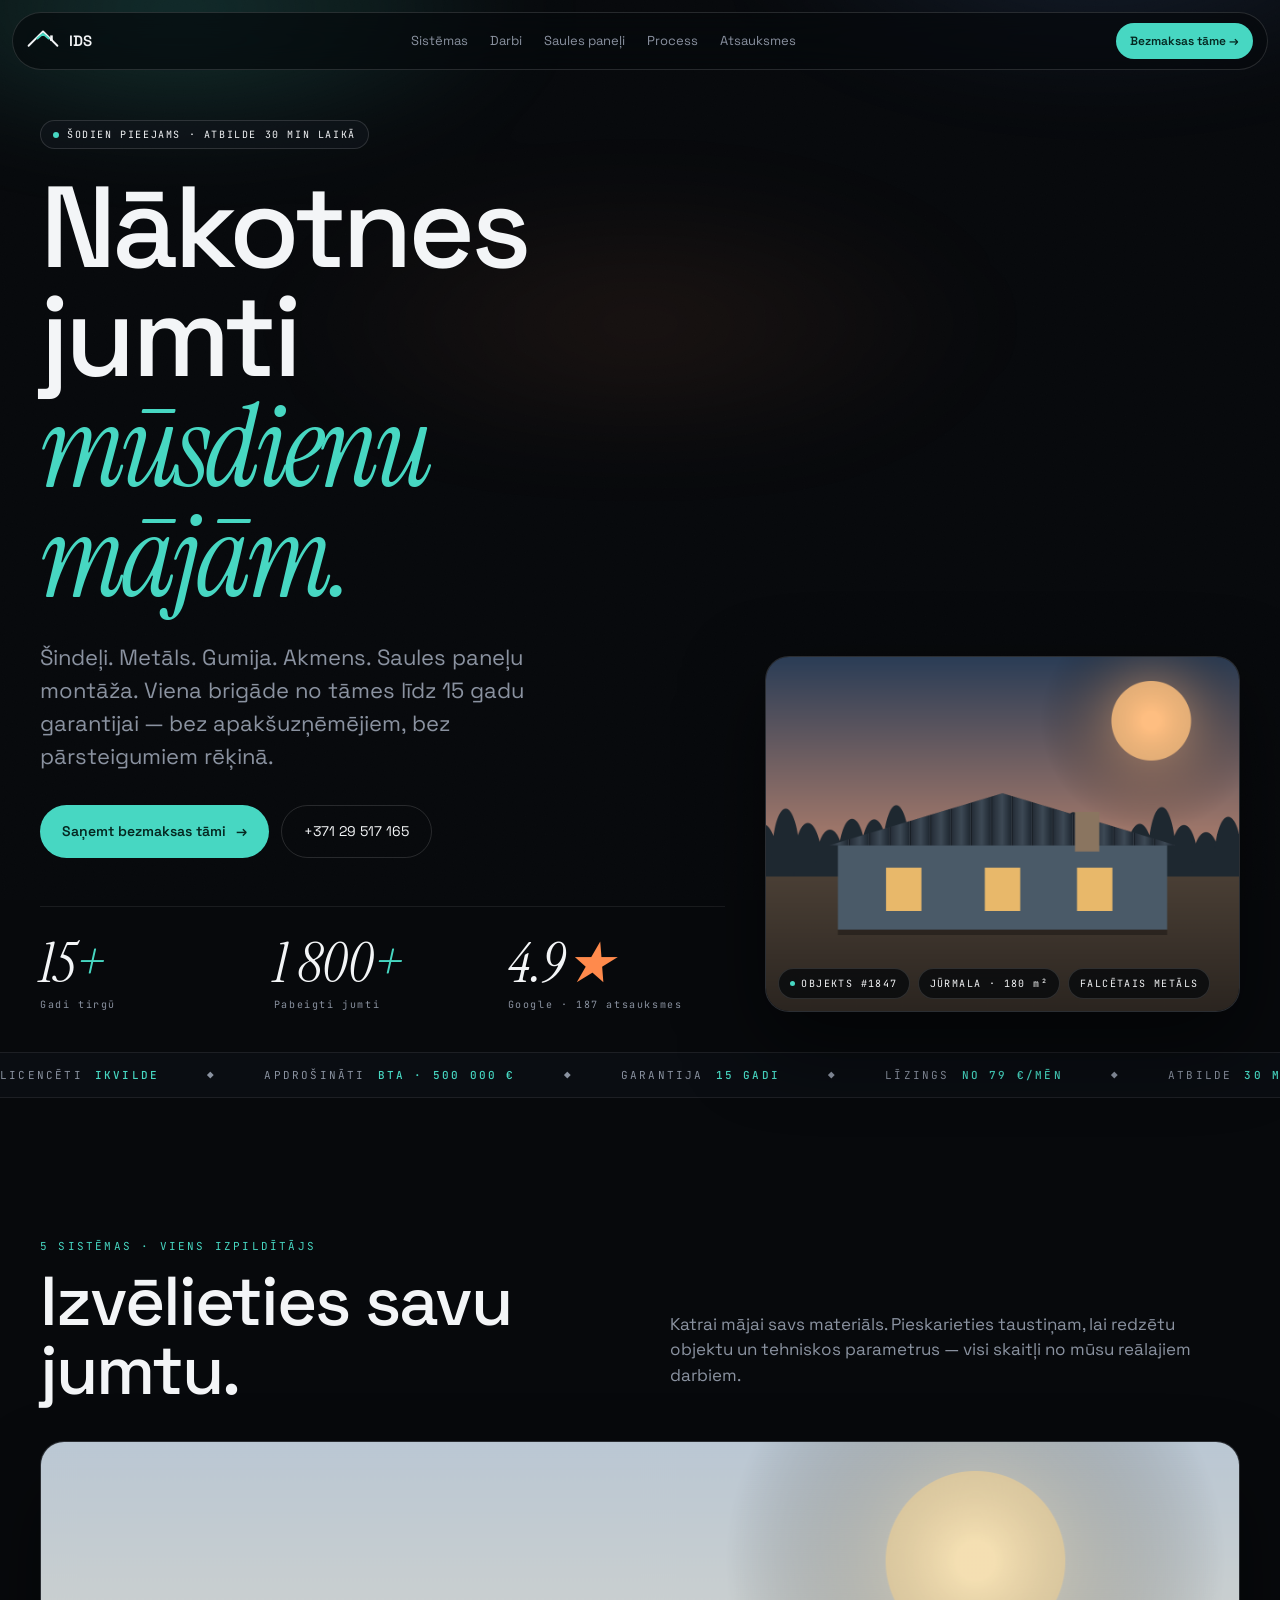
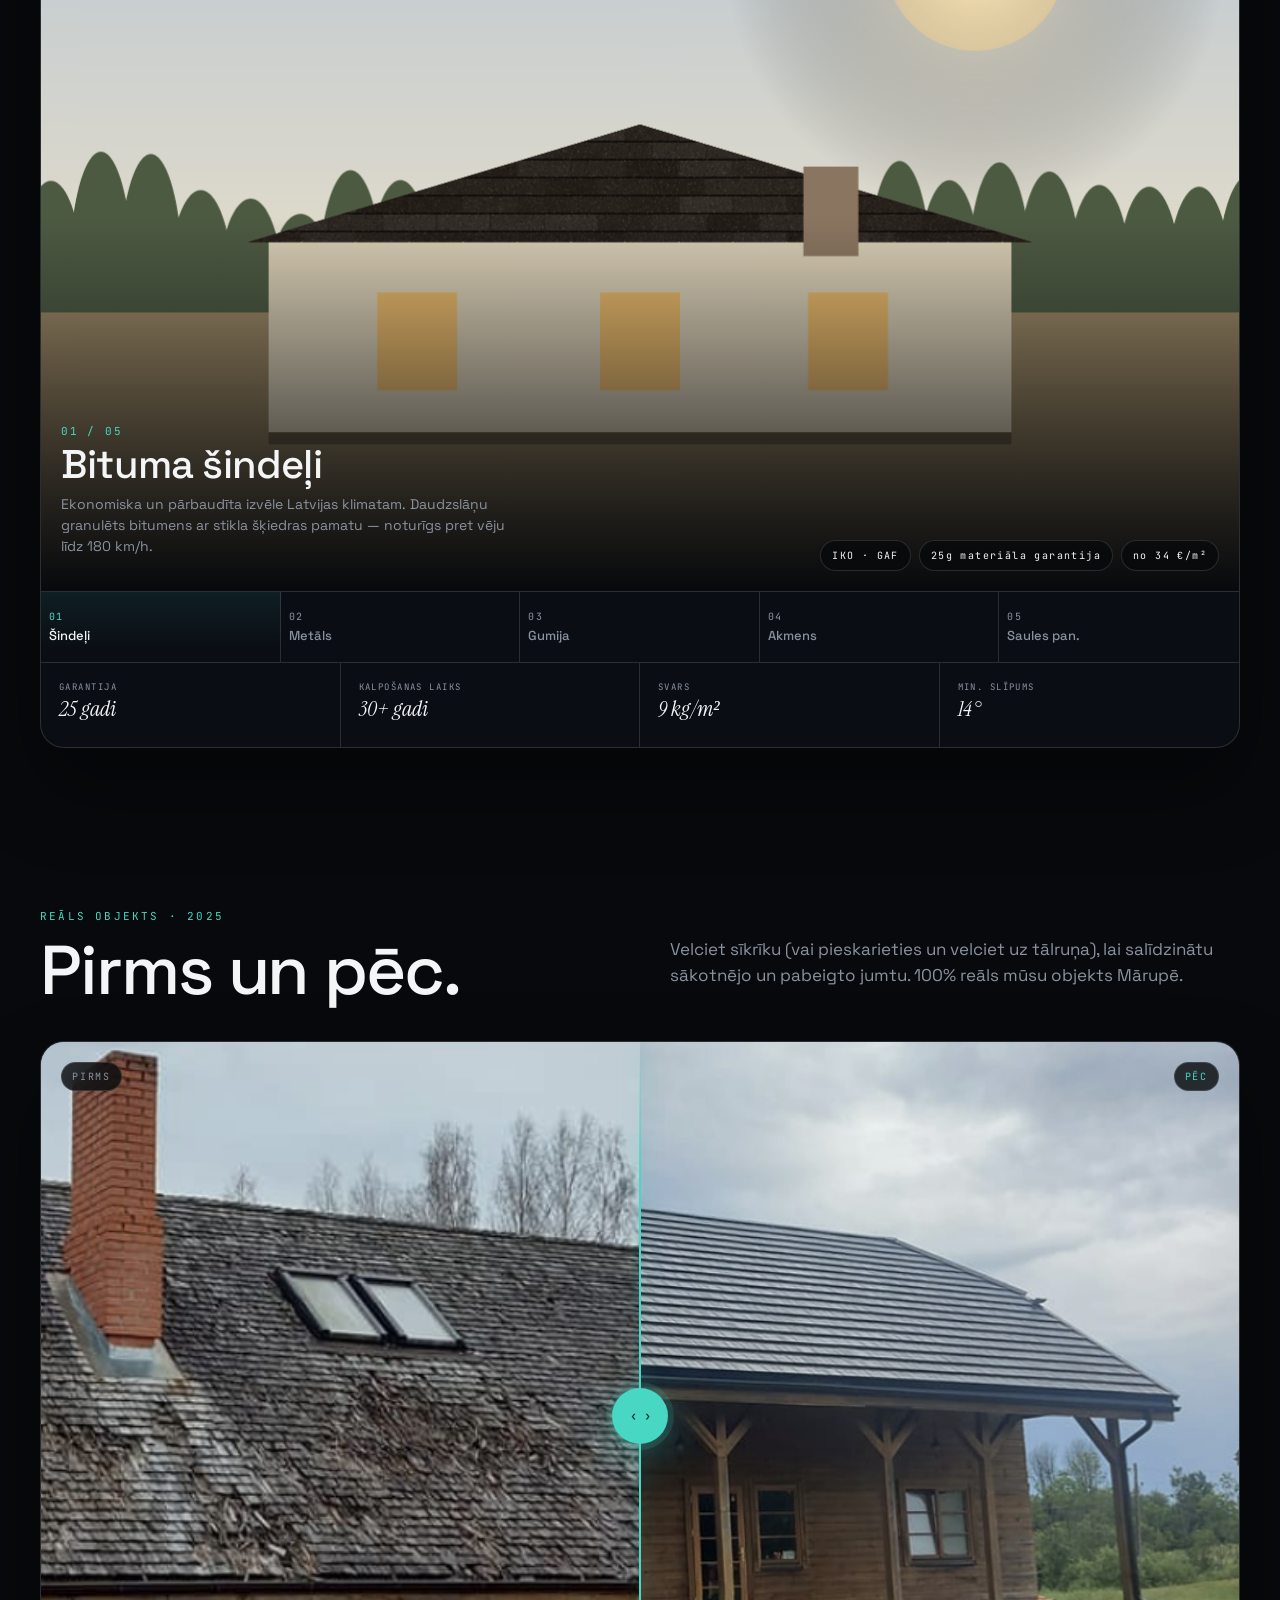
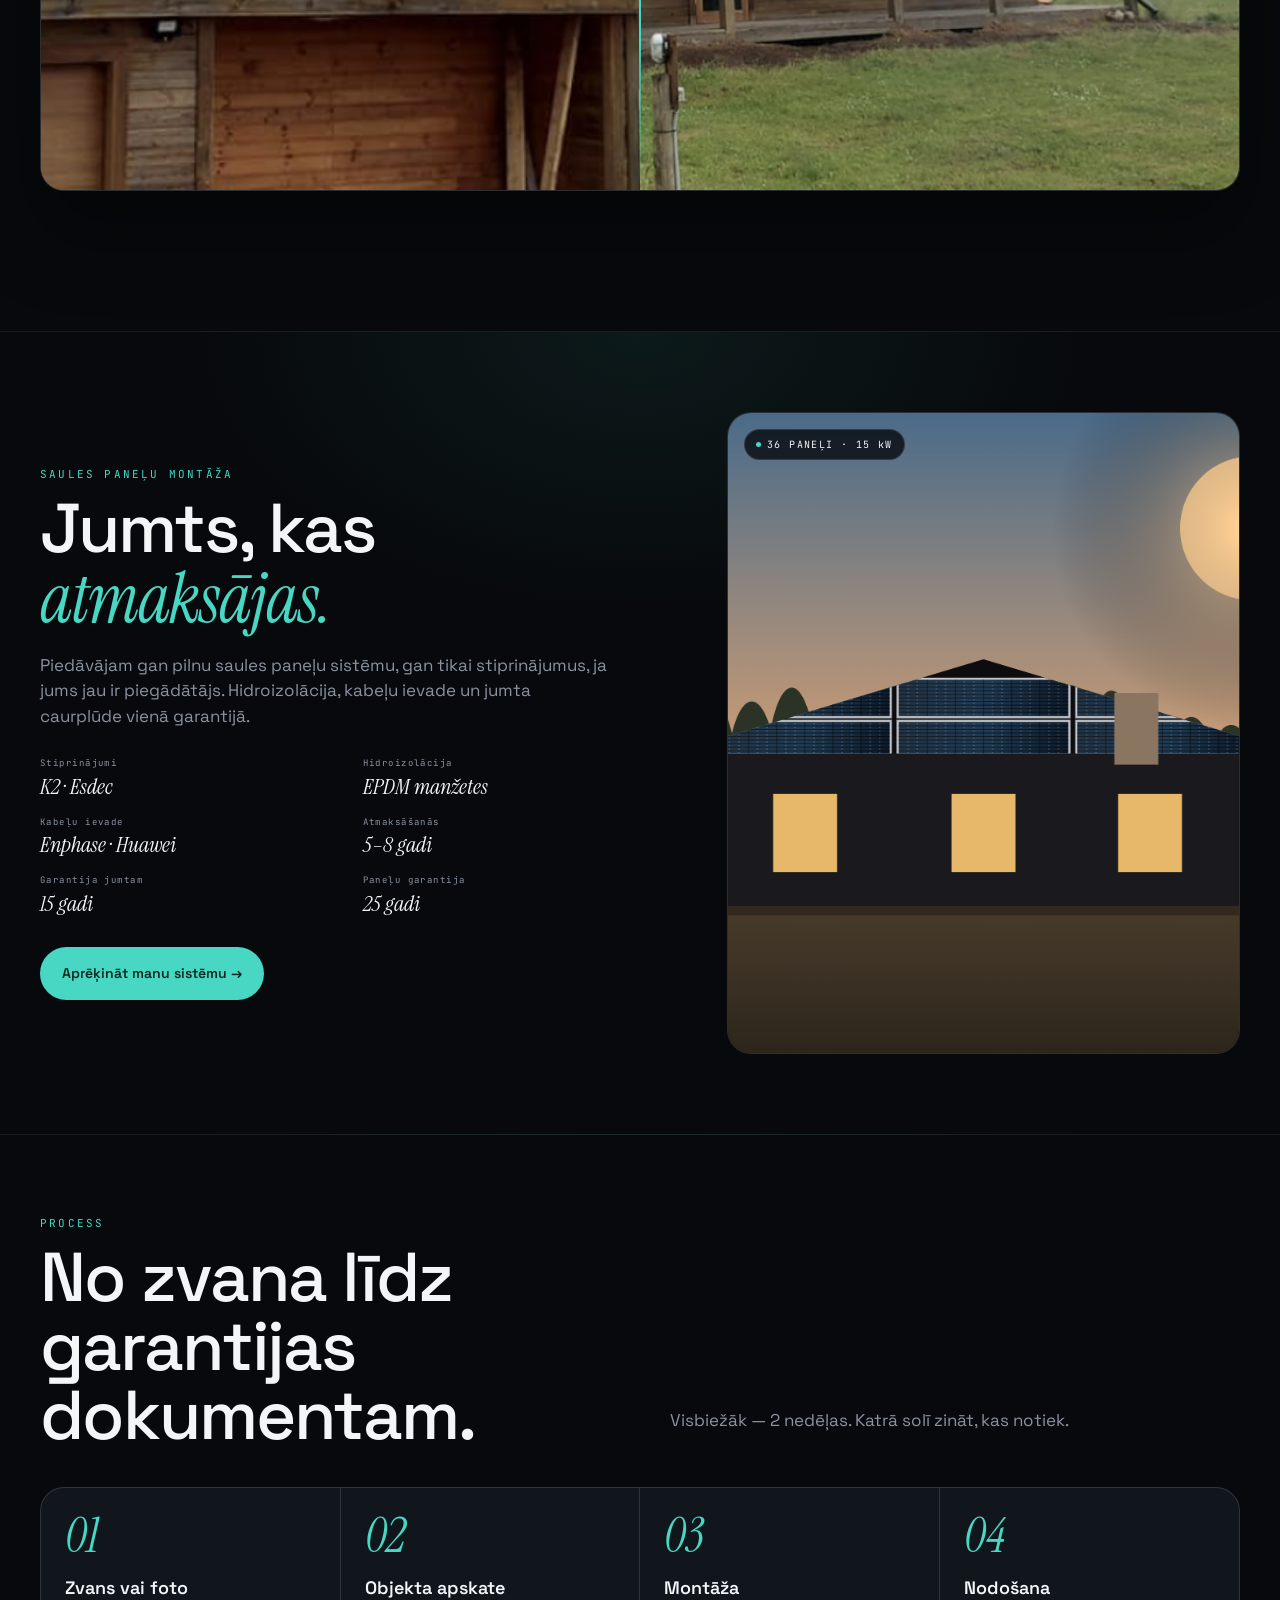
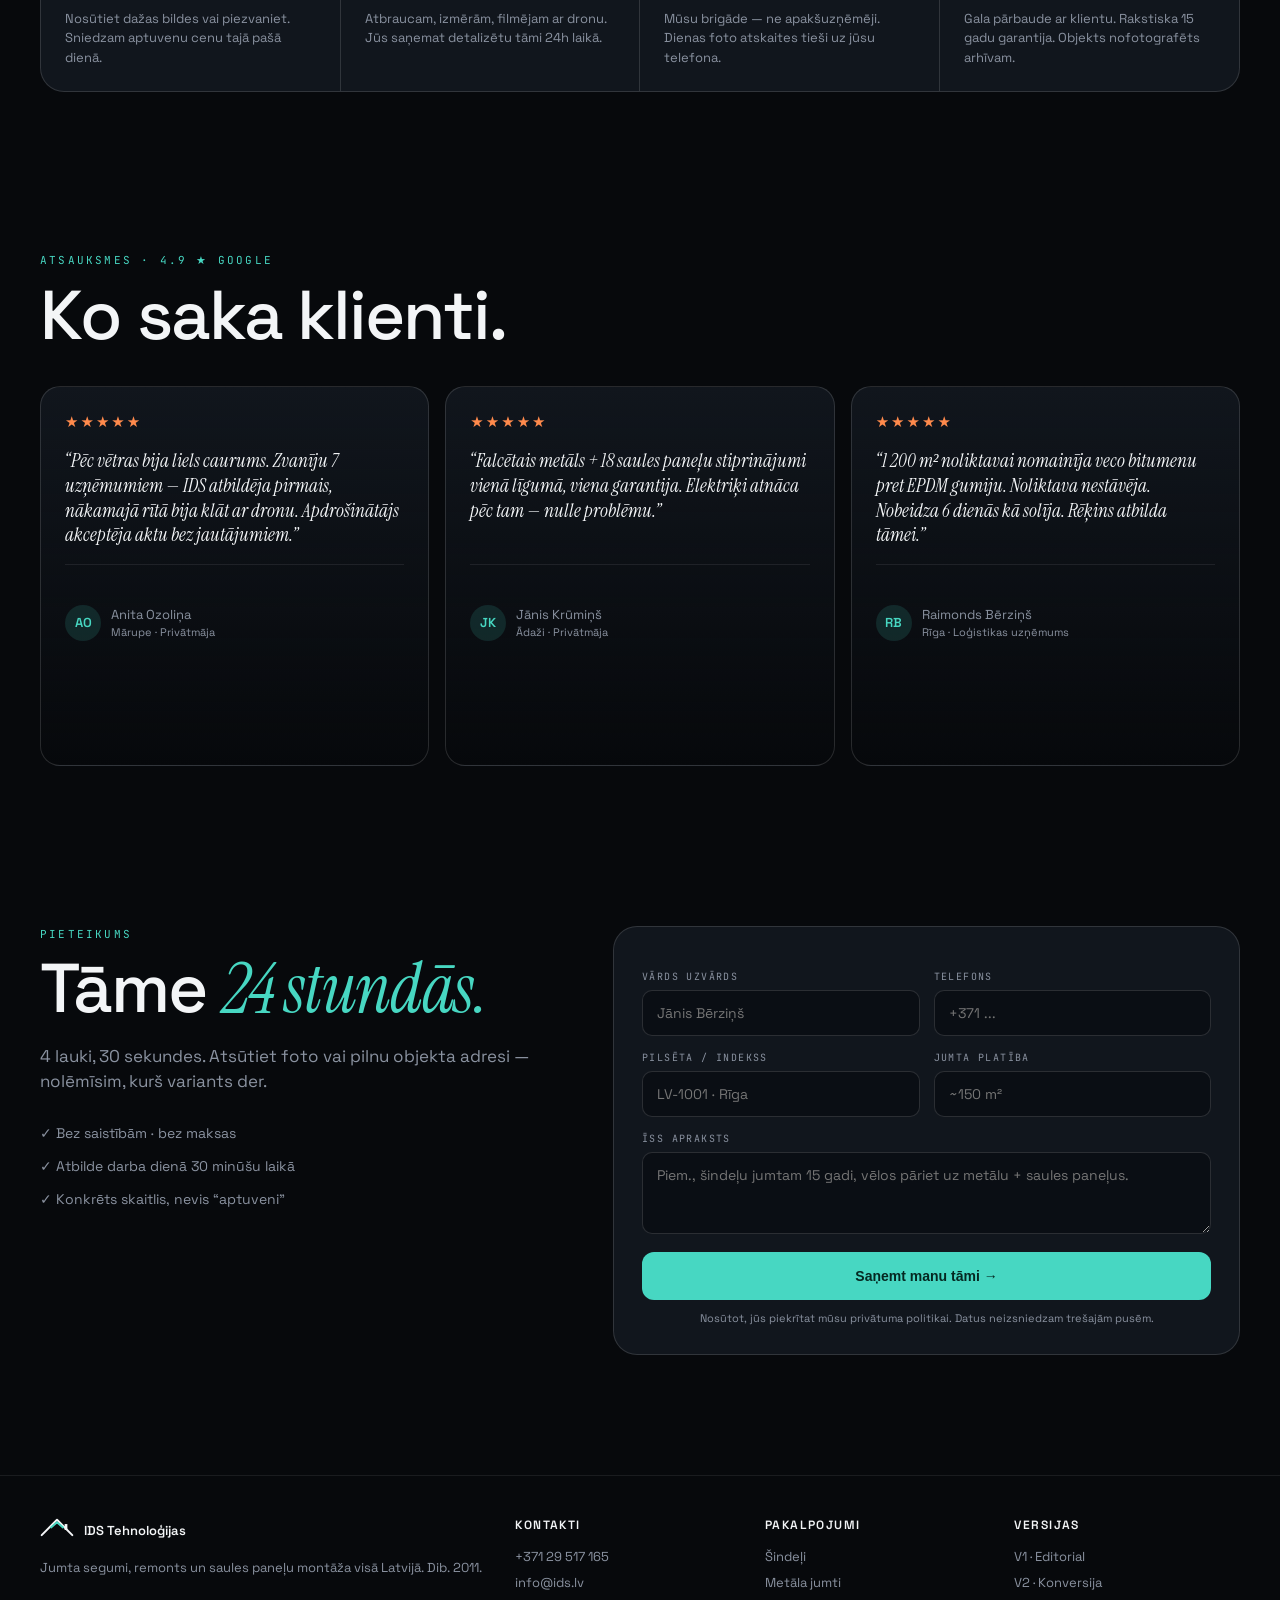
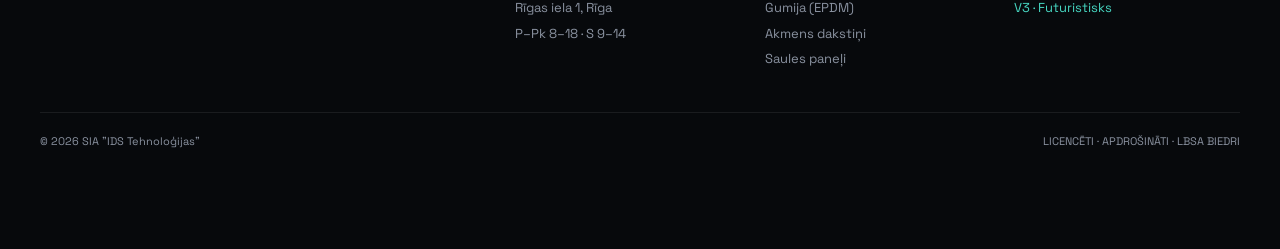
<file: v3.html>
<!doctype html>
<html lang="lv">
<head>
<meta charset="utf-8" />
<meta name="viewport" content="width=device-width, initial-scale=1, viewport-fit=cover" />
<title>IDS Tehnoloģijas — Nākotnes jumti Latvijā</title>
<meta name="theme-color" content="#07090c" />
<link rel="preconnect" href="https://fonts.googleapis.com" />
<link rel="preconnect" href="https://fonts.gstatic.com" crossorigin />
<link href="https://fonts.googleapis.com/css2?family=Instrument+Serif:ital@0;1&family=Space+Grotesk:wght@400;500;600;700&family=JetBrains+Mono:wght@400;500&display=swap" rel="stylesheet" />
<style>
:root{
  --bg:#07090c; --bg-2:#0d1117; --surface:#11161d; --line:#ffffff14; --line-2:#ffffff22;
  --ink:#f3f5f7; --mute:#8a92a0; --dim:#5a6170;
  --accent:#47d7c2; --accent-2:#6aa4ff; --warm:#ff8a4c;
  --glow: 0 0 60px #47d7c233;
  --sans:"Space Grotesk",ui-sans-serif,system-ui,sans-serif;
  --serif:"Instrument Serif",Georgia,serif;
  --mono:"JetBrains Mono",ui-monospace,monospace;
}
*{box-sizing:border-box}
html,body{margin:0;padding:0}
html{scroll-behavior:smooth}
body{
  background:var(--bg); color:var(--ink); font-family:var(--sans);
  font-size:15px; line-height:1.5; -webkit-font-smoothing:antialiased;
  overflow-x:hidden;
}
/* ambient aurora */
body::before{
  content:""; position:fixed; inset:-20% -10% auto -10%; height:70vh; z-index:0; pointer-events:none;
  background:
    radial-gradient(40% 40% at 20% 30%, #47d7c233 0%, transparent 60%),
    radial-gradient(40% 40% at 80% 20%, #6aa4ff22 0%, transparent 60%),
    radial-gradient(40% 40% at 50% 80%, #ff8a4c15 0%, transparent 60%);
  filter: blur(40px);
}
body::after{
  content:""; position:fixed; inset:0; z-index:0; pointer-events:none;
  background-image: url("data:image/svg+xml;utf8,<svg xmlns='http://www.w3.org/2000/svg' width='200' height='200'><filter id='n'><feTurbulence type='fractalNoise' baseFrequency='0.9' numOctaves='2'/><feColorMatrix values='0 0 0 0 1  0 0 0 0 1  0 0 0 0 1  0 0 0 0.03 0'/></filter><rect width='100%25' height='100%25' filter='url(%23n)'/></svg>");
  opacity:.5;
}
main,header,footer,section{position:relative; z-index:1}

h1,h2,h3,h4{font-family:var(--sans); font-weight:500; letter-spacing:-.02em; margin:0}
h1{font-size: clamp(44px, 9vw, 120px); line-height:.95; letter-spacing:-.04em; font-weight:500}
h2{font-size: clamp(32px, 5.4vw, 72px); line-height:1; letter-spacing:-.03em}
h3{font-size: clamp(22px, 2.4vw, 32px); line-height:1.05}
.italic{font-family:var(--serif); font-style:italic; font-weight:400; letter-spacing:-.02em}
.mono{font-family:var(--mono); font-size:11px; letter-spacing:.14em; text-transform:uppercase; color:var(--mute)}
.wrap{max-width:1440px; margin:0 auto; padding:0 20px}
@media(min-width:900px){.wrap{padding:0 40px}}

/* nav */
.nav{
  position:fixed; top:12px; left:12px; right:12px; z-index:50;
  display:flex; align-items:center; justify-content:space-between;
  padding:10px 14px; gap:12px;
  background:color-mix(in oklab, var(--bg) 70%, transparent);
  backdrop-filter: blur(18px) saturate(140%);
  -webkit-backdrop-filter: blur(18px) saturate(140%);
  border:1px solid var(--line-2); border-radius:999px;
}
.nav .brand{display:flex; align-items:center; gap:10px; color:var(--ink); text-decoration:none; flex-shrink:0}
.nav .brand .name{font-weight:600; font-size:15px; letter-spacing:-.01em}
.nav-links{display:none; gap:22px; font-size:13px}
.nav-links a{color:var(--mute); text-decoration:none}
.nav-links a:hover{color:var(--ink)}
@media(min-width:900px){.nav-links{display:flex}}
.nav-cta{
  background:var(--accent); color:#052821; border:none; border-radius:999px;
  font-weight:600; padding:9px 14px; font-size:12px; cursor:pointer; text-decoration:none;
  display:inline-flex; align-items:center; gap:6px; flex-shrink:0;
  transition: transform .2s, box-shadow .2s;
}
.nav-cta:hover{transform:translateY(-1px); box-shadow: var(--glow)}

/* HERO */
.hero{
  min-height: 100vh;
  padding: 120px 0 60px;
  display:flex; flex-direction:column; justify-content:center;
  position:relative; overflow:hidden;
}
.hero-grid{
  display:grid; grid-template-columns: 1fr; gap:40px; align-items:end;
}
@media(min-width:1000px){.hero-grid{grid-template-columns: 1.3fr .9fr}}
.hero .tag{
  display:inline-flex; align-items:center; gap:8px;
  padding:6px 12px; border:1px solid var(--line-2); border-radius:999px;
  font-family:var(--mono); font-size:10px; letter-spacing:.16em; color:var(--ink);
  background: color-mix(in oklab, var(--surface) 60%, transparent);
  margin-bottom:24px;
}
.hero .tag .pulse{
  width:6px; height:6px; background:var(--accent); border-radius:50%;
  box-shadow: 0 0 0 0 var(--accent); animation: pulse 2s infinite;
}
@keyframes pulse{
  0%{box-shadow:0 0 0 0 #47d7c288} 70%{box-shadow:0 0 0 10px #47d7c200} 100%{box-shadow:0 0 0 0 #47d7c200}
}
.hero h1 .em{font-family:var(--serif); font-weight:400; font-style:italic; color:var(--accent)}
.hero p.lede{
  font-size: clamp(17px, 2vw, 22px); color:var(--mute); max-width: 540px; margin: 28px 0 32px;
}
.hero-cta{display:flex; flex-wrap:wrap; gap:12px}
.btn-primary{
  background:var(--accent); color:#052821; border:none; border-radius:999px;
  font-weight:600; padding:16px 22px; font-size:14px; cursor:pointer; text-decoration:none;
  display:inline-flex; align-items:center; gap:10px;
  transition: transform .2s, box-shadow .2s;
  box-shadow: 0 0 0 0 var(--accent);
}
.btn-primary:hover{transform:translateY(-1px); box-shadow: var(--glow)}
.btn-ghost{
  background:transparent; color:var(--ink); border:1px solid var(--line-2); border-radius:999px;
  padding:15px 22px; font-size:14px; cursor:pointer; text-decoration:none;
  display:inline-flex; align-items:center; gap:10px;
}
.btn-ghost:hover{border-color:var(--ink)}

.hero-panel{
  aspect-ratio: 4/3;
  border-radius:24px;
  overflow:hidden;
  border:1px solid var(--line-2);
  box-shadow: 0 30px 80px #00000088, inset 0 1px 0 #ffffff11;
  position:relative;
  background:#0a0e14;
}
.hero-panel img{width:100%; height:100%; object-fit:cover; display:block}
.hero-panel .chrome{
  position:absolute; inset:auto 12px 12px; display:flex; gap:8px; flex-wrap:wrap;
}
.chip{
  background: color-mix(in oklab, var(--bg) 80%, transparent);
  backdrop-filter: blur(10px);
  border:1px solid var(--line-2); border-radius:999px;
  font-family:var(--mono); font-size:10px; letter-spacing:.14em;
  color:var(--ink); padding:7px 11px; display:inline-flex; align-items:center; gap:6px;
}
.chip .dot{width:5px; height:5px; background:var(--accent); border-radius:50%}

/* hero stats */
.hero-stats{
  display:grid; grid-template-columns: repeat(3, 1fr); gap:16px;
  margin-top:48px; padding-top:28px; border-top:1px solid var(--line);
}
.hero-stat .n{font-family:var(--serif); font-style:italic; font-size:clamp(32px,5vw,56px); line-height:1}
.hero-stat .l{font-family:var(--mono); font-size:10px; letter-spacing:.16em; color:var(--mute); margin-top:6px}

/* marquee */
.marquee{
  border-top:1px solid var(--line); border-bottom:1px solid var(--line);
  overflow:hidden; padding:14px 0; margin-top:40px;
  background: color-mix(in oklab, var(--surface) 40%, transparent);
}
.marquee-track{display:flex; gap:48px; white-space:nowrap; animation: roll 30s linear infinite; font-family:var(--mono); font-size:11px; letter-spacing:.2em; color:var(--mute)}
.marquee-track span{display:inline-flex; align-items:center; gap:12px}
.marquee-track b{color:var(--accent); font-weight:500}
@keyframes roll{to{transform:translateX(-50%)}}

/* SYSTEMS — immersive roof picker */
.systems{padding: 80px 0}
.sec-head{
  display:grid; gap:20px; margin-bottom:36px;
  grid-template-columns: 1fr;
}
@media(min-width:900px){.sec-head{grid-template-columns: 1fr 1fr; align-items:end; gap:60px}}
.sec-head .eyebrow{color:var(--accent); font-family:var(--mono); font-size:11px; letter-spacing:.2em; margin-bottom:12px}

.system-stage{
  position:relative; border:1px solid var(--line-2); border-radius:24px; overflow:hidden;
  background:#0a0e14;
  box-shadow: 0 40px 80px #00000066, inset 0 1px 0 #ffffff11;
}
.system-canvas{
  position:relative; aspect-ratio: 16/10;
  width:100%; overflow:hidden;
}
.system-canvas img{
  position:absolute; inset:0; width:100%; height:100%; object-fit:cover;
  opacity:0; transition: opacity .6s ease;
}
.system-canvas img.active{opacity:1}
.system-canvas::after{
  content:""; position:absolute; inset:0;
  background: linear-gradient(180deg, transparent 50%, #07090c 100%);
  pointer-events:none;
}
.system-overlay{
  position:absolute; left:20px; right:20px; bottom:20px;
  display:grid; grid-template-columns: 1fr; gap:14px;
  z-index:2;
}
@media(min-width:700px){.system-overlay{grid-template-columns: 1fr auto; align-items:end}}
.sys-caption .n{font-family:var(--mono); font-size:11px; letter-spacing:.16em; color:var(--accent)}
.sys-caption h3{font-family:var(--sans); font-size:clamp(24px,3.6vw,40px); margin-top:4px}
.sys-caption p{color:var(--mute); margin-top:8px; max-width:50ch; font-size:14px}
.sys-chips{display:flex; gap:8px; flex-wrap:wrap}

.system-tabs{
  display:grid; grid-template-columns: repeat(5, 1fr);
  border-top:1px solid var(--line-2);
}
.sys-tab{
  appearance:none; background:transparent; border:none; color:var(--mute);
  font-family:inherit; cursor:pointer;
  padding:18px 8px;
  border-right:1px solid var(--line-2);
  display:flex; flex-direction:column; gap:4px; align-items:flex-start;
  text-align:left;
  transition: background .2s, color .2s;
  min-width:0;
}
.sys-tab:last-child{border-right:none}
.sys-tab:hover{color:var(--ink); background:#ffffff06}
.sys-tab.active{background: linear-gradient(180deg, #47d7c215, transparent 80%); color:var(--ink)}
.sys-tab.active .sys-tab-num{color:var(--accent)}
.sys-tab-num{font-family:var(--mono); font-size:10px; letter-spacing:.14em}
.sys-tab-label{font-family:var(--sans); font-size:13px; font-weight:500; white-space:nowrap; overflow:hidden; text-overflow:ellipsis; max-width:100%}
@media(max-width:700px){
  .sys-tab{padding:12px 6px}
  .sys-tab-label{font-size:11px}
}

.system-specs{
  display:grid; grid-template-columns: repeat(2,1fr); gap:0;
  border-top:1px solid var(--line-2);
}
@media(min-width:700px){.system-specs{grid-template-columns: repeat(4,1fr)}}
.spec{padding:18px; border-right:1px solid var(--line-2); border-bottom:1px solid var(--line-2); min-height:84px}
@media(min-width:700px){.spec{border-bottom:none}}
.spec:last-child{border-right:none}
.spec .k{font-family:var(--mono); font-size:9px; letter-spacing:.16em; color:var(--mute)}
.spec .v{font-family:var(--serif); font-size:22px; font-style:italic; margin-top:4px; line-height:1}

/* BEFORE / AFTER — immersive */
.ba{padding: 80px 0}
.ba-wrap{
  position:relative; overflow:hidden; border-radius:24px;
  border:1px solid var(--line-2); background:#0a0e14;
  box-shadow: 0 40px 80px #00000066, inset 0 1px 0 #ffffff11;
  aspect-ratio: 16/10;
  touch-action: none;
  user-select:none;
  cursor: ew-resize;
}
.ba-img{position:absolute; inset:0; width:100%; height:100%; object-fit:cover; display:block; pointer-events:none}
.ba-clip{position:absolute; top:0; left:0; bottom:0; width:50%; overflow:hidden}
.ba-clip .ba-img{width: 100%}
.ba-handle{
  position:absolute; top:0; bottom:0; left:50%; width:2px;
  background:linear-gradient(180deg, transparent, var(--accent) 20%, var(--accent) 80%, transparent);
  transform:translateX(-1px); pointer-events:none;
  box-shadow: 0 0 20px #47d7c288;
}
.ba-knob{
  position:absolute; left:50%; top:50%; transform:translate(-50%,-50%);
  width:56px; height:56px; border-radius:50%;
  background:var(--accent); color:#052821;
  display:flex; align-items:center; justify-content:center; gap:4px;
  box-shadow: 0 10px 40px #47d7c266, 0 0 0 6px #47d7c222;
  pointer-events:none;
  font-family:var(--mono); font-weight:600; font-size:12px;
}
.ba-tag{
  position:absolute; top:20px; padding:6px 10px;
  background: color-mix(in oklab, var(--bg) 80%, transparent);
  backdrop-filter: blur(10px);
  border:1px solid var(--line-2); border-radius:999px;
  font-family:var(--mono); font-size:10px; letter-spacing:.18em;
  pointer-events:none;
}
.ba-tag-l{left:20px; color:var(--mute)}
.ba-tag-r{right:20px; color:var(--accent)}

/* SOLAR section */
.solar-sec{
  padding: 80px 0;
  background:
    radial-gradient(50% 50% at 50% 0%, #47d7c215, transparent 70%),
    var(--bg);
  border-top:1px solid var(--line);
  border-bottom:1px solid var(--line);
  margin-top: 60px;
}
.solar-grid{display:grid; grid-template-columns: 1fr; gap:32px}
@media(min-width:900px){.solar-grid{grid-template-columns: 1.1fr .9fr; gap:60px; align-items:center}}
.solar-list{display:grid; grid-template-columns: 1fr 1fr; gap:18px; margin-top:28px}
.solar-list .k{font-family:var(--mono); font-size:9px; letter-spacing:.16em; color:var(--mute)}
.solar-list .v{font-family:var(--serif); font-style:italic; font-size:22px; margin-top:4px; line-height:1.05}
.solar-visual{
  aspect-ratio: 4/5;
  border-radius:24px; overflow:hidden;
  border:1px solid var(--line-2);
  background:#0a0e14;
  position:relative;
}
.solar-visual img{width:100%; height:100%; object-fit:cover}
.solar-visual .chip{position:absolute; top:16px; left:16px}

/* PROCESS */
.process{padding: 80px 0}
.steps{
  display:grid; grid-template-columns: 1fr; gap:0;
  border:1px solid var(--line-2); border-radius:24px; overflow:hidden;
  background: var(--surface);
}
@media(min-width:800px){.steps{grid-template-columns: repeat(4, 1fr)}}
.step{padding:24px; border-bottom:1px solid var(--line-2)}
@media(min-width:800px){.step{border-bottom:none; border-right:1px solid var(--line-2)}}
.step:last-child{border-right:none; border-bottom:none}
.step .n{font-family:var(--serif); font-style:italic; font-size:48px; line-height:1; color:var(--accent)}
.step .t{font-size:18px; font-weight:600; margin-top:14px}
.step .d{color:var(--mute); font-size:13px; margin-top:8px}

/* REVIEWS */
.reviews{padding: 80px 0}
.review-grid{display:grid; grid-template-columns: 1fr; gap:16px}
@media(min-width:800px){.review-grid{grid-template-columns: repeat(3,1fr)}}
.review{
  border:1px solid var(--line-2); border-radius:20px; padding:24px;
  background: linear-gradient(180deg, var(--surface), transparent);
  display:flex; flex-direction:column; gap:16px; min-height:220px;
}
.review .stars{color:var(--warm); letter-spacing:2px}
.review q{font-family:var(--serif); font-style:italic; font-size:19px; line-height:1.3; display:block}
.review footer{display:flex; align-items:center; gap:10px; font-size:13px; margin-top:auto}
.review .av{width:36px; height:36px; border-radius:50%; background:#47d7c222; color:var(--accent); display:grid; place-items:center; font-weight:600; font-size:13px}
.review .av + div div:last-child{color:var(--mute); font-size:11px}

/* QUOTE */
.quote{padding: 80px 0 120px}
.quote-grid{display:grid; grid-template-columns: 1fr; gap:32px; align-items:start}
@media(min-width:900px){.quote-grid{grid-template-columns: .9fr 1.1fr; gap:60px}}
.quote-form{
  background: var(--surface); border:1px solid var(--line-2); border-radius:24px; padding:28px;
}
.q-row{display:grid; grid-template-columns:1fr 1fr; gap:14px}
@media(max-width:600px){.q-row{grid-template-columns:1fr}}
.q-field{display:flex; flex-direction:column; gap:6px; margin-top:14px}
.q-field label{font-family:var(--mono); font-size:10px; letter-spacing:.14em; color:var(--mute)}
.q-field input, .q-field textarea{
  background:#0a0e14; border:1px solid var(--line-2); color:var(--ink);
  padding:13px 14px; border-radius:10px; font-family:inherit; font-size:14px;
  outline:none; transition: border-color .2s;
}
.q-field input:focus, .q-field textarea:focus{border-color:var(--accent)}
.q-submit{
  width:100%; margin-top:18px; padding:16px;
  background:var(--accent); color:#052821; border:none; border-radius:12px;
  font-weight:600; font-size:14px; cursor:pointer;
}
.q-submit:hover{box-shadow: var(--glow)}
.q-note{color:var(--mute); font-size:11px; margin-top:10px; text-align:center}

/* FOOTER */
footer{padding: 40px 0 100px; border-top:1px solid var(--line); color:var(--mute); font-size:13px}
.foot-grid{display:grid; grid-template-columns: 1fr; gap:24px}
@media(min-width:800px){.foot-grid{grid-template-columns: 2fr 1fr 1fr 1fr}}
.foot-grid h4{font-size:12px; color:var(--ink); font-weight:600; margin-bottom:10px; text-transform:uppercase; letter-spacing:.12em}
.foot-grid a{color:var(--mute); text-decoration:none; display:block; padding:3px 0}
.foot-grid a:hover{color:var(--ink)}
.foot-bottom{margin-top:40px; padding-top:20px; border-top:1px solid var(--line); display:flex; flex-wrap:wrap; justify-content:space-between; gap:12px; font-size:11px}

/* Mobile sticky */
.mobile-cta{
  position:fixed; left:12px; right:12px; bottom:12px; z-index:45;
  display:flex; gap:8px; padding:8px;
  background: color-mix(in oklab, var(--bg) 85%, transparent);
  backdrop-filter: blur(20px);
  border:1px solid var(--line-2); border-radius:999px;
}
.mobile-cta a{
  flex:1; text-align:center; padding:12px; font-size:13px; font-weight:600;
  text-decoration:none; border-radius:999px;
}
.mobile-cta a.primary{background:var(--accent); color:#052821}
.mobile-cta a.ghost{color:var(--ink); border:1px solid var(--line-2)}
@media(min-width:900px){.mobile-cta{display:none}}
</style>
</head>
<body>

<!-- NAV -->
<header class="nav">
  <a href="#" class="brand" aria-label="IDS Tehnoloģijas">
    <svg width="32" height="26" viewBox="0 0 40 32" fill="none">
      <path d="M2 22 L20 4 L38 22" stroke="#f3f5f7" stroke-width="2.4" stroke-linejoin="round" stroke-linecap="round" fill="none"/>
      <path d="M13 13 L20 7 L27 13" stroke="#47d7c2" stroke-width="2.4" stroke-linejoin="round" stroke-linecap="round" fill="none"/>
      <rect x="29" y="9" width="3.2" height="7" fill="#f3f5f7"/>
    </svg>
    <span class="name">IDS</span>
  </a>
  <nav class="nav-links">
    <a href="#systems">Sistēmas</a>
    <a href="#work">Darbi</a>
    <a href="#solar">Saules paneļi</a>
    <a href="#process">Process</a>
    <a href="#reviews">Atsauksmes</a>
  </nav>
  <a href="#quote" class="nav-cta">Bezmaksas tāme →</a>
</header>

<main>

<!-- HERO -->
<section class="hero">
  <div class="wrap">
    <div class="hero-grid">
      <div>
        <div class="tag"><span class="pulse"></span>ŠODIEN PIEEJAMS · ATBILDE 30 MIN LAIKĀ</div>
        <h1>Nākotnes jumti <br/><span class="em">mūsdienu mājām.</span></h1>
        <p class="lede">Šindeļi. Metāls. Gumija. Akmens. Saules paneļu montāža. Viena brigāde no tāmes līdz 15 gadu garantijai — bez apakšuzņēmējiem, bez pārsteigumiem rēķinā.</p>
        <div class="hero-cta">
          <a href="#quote" class="btn-primary">Saņemt bezmaksas tāmi <span>→</span></a>
          <a href="tel:+37129517165" class="btn-ghost">+371 29 517 165</a>
        </div>
        <div class="hero-stats">
          <div class="hero-stat"><div class="n">15<span style="color:var(--accent)">+</span></div><div class="l">Gadi tirgū</div></div>
          <div class="hero-stat"><div class="n">1 800<span style="color:var(--accent)">+</span></div><div class="l">Pabeigti jumti</div></div>
          <div class="hero-stat"><div class="n">4.9<span style="color:var(--warm)">★</span></div><div class="l">Google · 187 atsauksmes</div></div>
        </div>
      </div>
      <div class="hero-panel">
        <img src="images/v3-metal.jpg" alt="Falcētā metāla jumts saulrietā" />
        <div class="chrome">
          <span class="chip"><span class="dot"></span>OBJEKTS #1847</span>
          <span class="chip">JŪRMALA · 180 m²</span>
          <span class="chip">FALCĒTAIS METĀLS</span>
        </div>
      </div>
    </div>
  </div>
  <div class="marquee">
    <div class="marquee-track">
      <span>LICENCĒTI <b>IKVILDE</b></span><span>◆</span>
      <span>APDROŠINĀTI <b>BTA · 500 000 €</b></span><span>◆</span>
      <span>GARANTIJA <b>15 GADI</b></span><span>◆</span>
      <span>LĪZINGS <b>NO 79 €/MĒN</b></span><span>◆</span>
      <span>ATBILDE <b>30 MIN</b></span><span>◆</span>
      <span>LICENCĒTI <b>IKVILDE</b></span><span>◆</span>
      <span>APDROŠINĀTI <b>BTA · 500 000 €</b></span><span>◆</span>
      <span>GARANTIJA <b>15 GADI</b></span><span>◆</span>
      <span>LĪZINGS <b>NO 79 €/MĒN</b></span><span>◆</span>
      <span>ATBILDE <b>30 MIN</b></span><span>◆</span>
    </div>
  </div>
</section>

<!-- SYSTEMS -->
<section class="systems" id="systems">
  <div class="wrap">
    <div class="sec-head">
      <div>
        <div class="eyebrow">5 SISTĒMAS · VIENS IZPILDĪTĀJS</div>
        <h2>Izvēlieties savu jumtu.</h2>
      </div>
      <p style="color:var(--mute); font-size:17px">Katrai mājai savs materiāls. Pieskarieties taustiņam, lai redzētu objektu un tehniskos parametrus — visi skaitļi no mūsu reālajiem darbiem.</p>
    </div>

    <div class="system-stage" id="sys">
      <div class="system-canvas">
        <img data-sys="shingle" class="active" src="images/v3-shingle.jpg" alt="Šindeļu jumts" />
        <img data-sys="metal" src="images/v3-metal.jpg" alt="Metāla jumts" />
        <img data-sys="rubber" src="images/v3-rubber.jpg" alt="Gumijas membrāna" />
        <img data-sys="stone" src="images/v3-stone.jpg" alt="Akmens dakstiņi" />
        <img data-sys="solar" src="images/v3-solar.jpg" alt="Saules paneļi" />
        <div class="system-overlay">
          <div class="sys-caption">
            <div class="n" id="sys-num">01 / 05</div>
            <h3 id="sys-title">Bituma šindeļi</h3>
            <p id="sys-desc">Ekonomiska un pārbaudīta izvēle Latvijas klimatam. Daudzslāņu granulēts bitumens ar stikla šķiedras pamatu — noturīgs pret vēju līdz 180 km/h.</p>
          </div>
          <div class="sys-chips" id="sys-chips"></div>
        </div>
      </div>
      <div class="system-tabs" role="tablist">
        <button class="sys-tab active" data-id="shingle" data-num="01"><span class="sys-tab-num">01</span><span class="sys-tab-label">Šindeļi</span></button>
        <button class="sys-tab" data-id="metal" data-num="02"><span class="sys-tab-num">02</span><span class="sys-tab-label">Metāls</span></button>
        <button class="sys-tab" data-id="rubber" data-num="03"><span class="sys-tab-num">03</span><span class="sys-tab-label">Gumija</span></button>
        <button class="sys-tab" data-id="stone" data-num="04"><span class="sys-tab-num">04</span><span class="sys-tab-label">Akmens</span></button>
        <button class="sys-tab" data-id="solar" data-num="05"><span class="sys-tab-num">05</span><span class="sys-tab-label">Saules pan.</span></button>
      </div>
      <div class="system-specs" id="sys-specs"></div>
    </div>
  </div>
</section>

<!-- BEFORE / AFTER -->
<section class="ba" id="work">
  <div class="wrap">
    <div class="sec-head">
      <div>
        <div class="eyebrow">REĀLS OBJEKTS · 2025</div>
        <h2>Pirms un pēc.</h2>
      </div>
      <p style="color:var(--mute); font-size:17px">Velciet sīkrīku (vai pieskarieties un velciet uz tālruņa), lai salīdzinātu sākotnējo un pabeigto jumtu. 100% reāls mūsu objekts Mārupē.</p>
    </div>
    <div class="ba-wrap" id="ba">
      <img class="ba-img" src="images/shingle-after.png" alt="Pēc" />
      <div class="ba-clip"><img class="ba-img" src="images/shingle-before.png" alt="Pirms" /></div>
      <div class="ba-tag ba-tag-l">PIRMS</div>
      <div class="ba-tag ba-tag-r">PĒC</div>
      <div class="ba-handle"></div>
      <div class="ba-knob">‹ ›</div>
    </div>
  </div>
</section>

<!-- SOLAR -->
<section class="solar-sec" id="solar">
  <div class="wrap">
    <div class="solar-grid">
      <div>
        <div class="eyebrow" style="color:var(--accent); font-family:var(--mono); font-size:11px; letter-spacing:.2em">SAULES PANEĻU MONTĀŽA</div>
        <h2 style="margin-top:12px">Jumts, kas <span class="italic" style="color:var(--accent)">atmaksājas.</span></h2>
        <p style="color:var(--mute); font-size:17px; margin-top:20px; max-width:52ch">Piedāvājam gan pilnu saules paneļu sistēmu, gan tikai stiprinājumus, ja jums jau ir piegādātājs. Hidroizolācija, kabeļu ievade un jumta caurplūde vienā garantijā.</p>
        <div class="solar-list">
          <div><div class="k">Stiprinājumi</div><div class="v">K2 · Esdec</div></div>
          <div><div class="k">Hidroizolācija</div><div class="v">EPDM manžetes</div></div>
          <div><div class="k">Kabeļu ievade</div><div class="v">Enphase · Huawei</div></div>
          <div><div class="k">Atmaksāšanās</div><div class="v">5–8 gadi</div></div>
          <div><div class="k">Garantija jumtam</div><div class="v">15 gadi</div></div>
          <div><div class="k">Paneļu garantija</div><div class="v">25 gadi</div></div>
        </div>
        <a href="#quote" class="btn-primary" style="margin-top:32px">Aprēķināt manu sistēmu →</a>
      </div>
      <div class="solar-visual">
        <img src="images/v3-solar.jpg" alt="Saules paneļi uz jumta" />
        <span class="chip"><span class="dot"></span>36 PANEĻI · 15 kW</span>
      </div>
    </div>
  </div>
</section>

<!-- PROCESS -->
<section class="process" id="process">
  <div class="wrap">
    <div class="sec-head">
      <div>
        <div class="eyebrow" style="color:var(--accent); font-family:var(--mono); font-size:11px; letter-spacing:.2em">PROCESS</div>
        <h2>No zvana līdz garantijas dokumentam.</h2>
      </div>
      <p style="color:var(--mute); font-size:17px">Visbiežāk — 2 nedēļas. Katrā solī zināt, kas notiek.</p>
    </div>
    <div class="steps">
      <div class="step"><div class="n">01</div><div class="t">Zvans vai foto</div><div class="d">Nosūtiet dažas bildes vai piezvaniet. Sniedzam aptuvenu cenu tajā pašā dienā.</div></div>
      <div class="step"><div class="n">02</div><div class="t">Objekta apskate</div><div class="d">Atbraucam, izmērām, filmējam ar dronu. Jūs saņemat detalizētu tāmi 24h laikā.</div></div>
      <div class="step"><div class="n">03</div><div class="t">Montāža</div><div class="d">Mūsu brigāde — ne apakšuzņēmēji. Dienas foto atskaites tieši uz jūsu telefona.</div></div>
      <div class="step"><div class="n">04</div><div class="t">Nodošana</div><div class="d">Gala pārbaude ar klientu. Rakstiska 15 gadu garantija. Objekts nofotografēts arhīvam.</div></div>
    </div>
  </div>
</section>

<!-- REVIEWS -->
<section class="reviews" id="reviews">
  <div class="wrap">
    <div class="sec-head">
      <div>
        <div class="eyebrow" style="color:var(--accent); font-family:var(--mono); font-size:11px; letter-spacing:.2em">ATSAUKSMES · 4.9 ★ GOOGLE</div>
        <h2>Ko saka klienti.</h2>
      </div>
    </div>
    <div class="review-grid">
      <article class="review">
        <div class="stars">★★★★★</div>
        <q>Pēc vētras bija liels caurums. Zvanīju 7 uzņēmumiem — IDS atbildēja pirmais, nākamajā rītā bija klāt ar dronu. Apdrošinātājs akceptēja aktu bez jautājumiem.</q>
        <footer><div class="av">AO</div><div><div>Anita Ozoliņa</div><div>Mārupe · Privātmāja</div></div></footer>
      </article>
      <article class="review">
        <div class="stars">★★★★★</div>
        <q>Falcētais metāls + 18 saules paneļu stiprinājumi vienā līgumā, viena garantija. Elektriķi atnāca pēc tam — nulle problēmu.</q>
        <footer><div class="av">JK</div><div><div>Jānis Krūmiņš</div><div>Ādaži · Privātmāja</div></div></footer>
      </article>
      <article class="review">
        <div class="stars">★★★★★</div>
        <q>1 200 m² noliktavai nomainīja veco bitumenu pret EPDM gumiju. Noliktava nestāvēja. Nobeidza 6 dienās kā solīja. Rēķins atbilda tāmei.</q>
        <footer><div class="av">RB</div><div><div>Raimonds Bērziņš</div><div>Rīga · Loģistikas uzņēmums</div></div></footer>
      </article>
    </div>
  </div>
</section>

<!-- QUOTE -->
<section class="quote" id="quote">
  <div class="wrap">
    <div class="quote-grid">
      <div>
        <div class="eyebrow" style="color:var(--accent); font-family:var(--mono); font-size:11px; letter-spacing:.2em">PIETEIKUMS</div>
        <h2 style="margin-top:12px">Tāme <span class="italic" style="color:var(--accent)">24 stundās.</span></h2>
        <p style="color:var(--mute); font-size:17px; margin-top:20px; max-width:48ch">4 lauki, 30 sekundes. Atsūtiet foto vai pilnu objekta adresi — nolēmīsim, kurš variants der.</p>
        <ul style="list-style:none; padding:0; margin-top:28px; display:flex; flex-direction:column; gap:12px; color:var(--mute); font-size:14px">
          <li>✓ Bez saistībām · bez maksas</li>
          <li>✓ Atbilde darba dienā 30 minūšu laikā</li>
          <li>✓ Konkrēts skaitlis, nevis “aptuveni”</li>
        </ul>
      </div>
      <form class="quote-form" onsubmit="event.preventDefault(); this.querySelector('.ok').style.display='block'; this.querySelectorAll('input,textarea,button').forEach(el=>el.disabled=true)">
        <div class="q-row">
          <div class="q-field"><label>VĀRDS UZVĀRDS</label><input required placeholder="Jānis Bērziņš" /></div>
          <div class="q-field"><label>TELEFONS</label><input required type="tel" placeholder="+371 ..." /></div>
        </div>
        <div class="q-row">
          <div class="q-field"><label>PILSĒTA / INDEKSS</label><input required placeholder="LV-1001 · Rīga" /></div>
          <div class="q-field"><label>JUMTA PLATĪBA</label><input placeholder="~150 m²" /></div>
        </div>
        <div class="q-field"><label>ĪSS APRAKSTS</label><textarea rows="3" placeholder="Piem., šindeļu jumtam 15 gadi, vēlos pāriet uz metālu + saules paneļus."></textarea></div>
        <button class="q-submit" type="submit">Saņemt manu tāmi →</button>
        <div class="q-note">Nosūtot, jūs piekrītat mūsu privātuma politikai. Datus neizsniedzam trešajām pusēm.</div>
        <div class="ok" style="display:none; margin-top:16px; padding:14px; background:#47d7c218; border:1px solid var(--accent); border-radius:12px; color:var(--accent); font-size:14px; text-align:center">
          ✓ Paldies! Piezvanīsim 30 minūšu laikā.
        </div>
      </form>
    </div>
  </div>
</section>

<footer>
  <div class="wrap">
    <div class="foot-grid">
      <div>
        <div style="display:flex; align-items:center; gap:10px; margin-bottom:14px">
          <svg width="34" height="28" viewBox="0 0 40 32" fill="none">
            <path d="M2 22 L20 4 L38 22" stroke="#f3f5f7" stroke-width="2.4" stroke-linejoin="round" stroke-linecap="round" fill="none"/>
            <path d="M13 13 L20 7 L27 13" stroke="#47d7c2" stroke-width="2.4" stroke-linejoin="round" stroke-linecap="round" fill="none"/>
            <rect x="29" y="9" width="3.2" height="7" fill="#f3f5f7"/>
          </svg>
          <span style="color:var(--ink); font-weight:600">IDS Tehnoloģijas</span>
        </div>
        <p>Jumta segumi, remonts un saules paneļu montāža visā Latvijā. Dib. 2011.</p>
      </div>
      <div>
        <h4>Kontakti</h4>
        <a href="tel:+37129517165">+371 29 517 165</a>
        <a href="mailto:info@ids.lv">info@ids.lv</a>
        <span style="display:block; padding:3px 0">Rīgas iela 1, Rīga</span>
        <span style="display:block; padding:3px 0">P–Pk 8–18 · S 9–14</span>
      </div>
      <div>
        <h4>Pakalpojumi</h4>
        <a href="#systems">Šindeļi</a>
        <a href="#systems">Metāla jumti</a>
        <a href="#systems">Gumija (EPDM)</a>
        <a href="#systems">Akmens dakstiņi</a>
        <a href="#solar">Saules paneļi</a>
      </div>
      <div>
        <h4>Versijas</h4>
        <a href="index.html">V1 · Editorial</a>
        <a href="v2.html">V2 · Konversija</a>
        <a href="v3.html" style="color:var(--accent)">V3 · Futuristisks</a>
      </div>
    </div>
    <div class="foot-bottom">
      <div>© 2026 SIA "IDS Tehnoloģijas"</div>
      <div>LICENCĒTI · APDROŠINĀTI · LBSA BIEDRI</div>
    </div>
  </div>
</footer>

</main>

<div class="mobile-cta">
  <a class="ghost" href="tel:+37129517165">Zvanīt</a>
  <a class="primary" href="#quote">Bezmaksas tāme</a>
</div>

<script>
// ===== System picker =====
const SYS = {
  shingle: {
    num:'01 / 05', title:'Bituma šindeļi',
    desc:'Ekonomiska un pārbaudīta izvēle Latvijas klimatam. Daudzslāņu granulēts bitumens ar stikla šķiedras pamatu — noturīgs pret vēju līdz 180 km/h.',
    chips:['IKO · GAF','25g materiāla garantija','no 34 €/m²'],
    specs:[['GARANTIJA','25 gadi'],['KALPOŠANAS LAIKS','30+ gadi'],['SVARS','9 kg/m²'],['MIN. SLĪPUMS','14°']]
  },
  metal: {
    num:'02 / 05', title:'Falcētais metāls',
    desc:'Nākamo 50 gadu izvēle — rudzupuķu zils, antracīts vai pulverkrāsā. Stājkontakta falce, slēpti stiprinājumi, 0.5 mm tērauds ar alucinka pārklājumu.',
    chips:['Ruukki · Blachotrapez','40g metāla garantija','no 48 €/m²'],
    specs:[['GARANTIJA','40 gadi'],['KALPOŠANAS LAIKS','50+ gadi'],['SVARS','5 kg/m²'],['MIN. SLĪPUMS','5°']]
  },
  rubber: {
    num:'03 / 05', title:'Gumijas membrāna (EPDM)',
    desc:'Plakanajiem jumtiem. Vienots membrānas slānis bez šuvju — bez noplūdēm 30+ gadus. Labākā izvēle noliktavām, ražotnēm, plakaniem mājas jumtiem.',
    chips:['Firestone RubberCover','20g membrānas garantija','no 28 €/m²'],
    specs:[['GARANTIJA','20 gadi'],['KALPOŠANAS LAIKS','40+ gadi'],['BIEZUMS','1.5 mm'],['MIN. SLĪPUMS','1°']]
  },
  stone: {
    num:'04 / 05', title:'Akmens / keramikas dakstiņi',
    desc:'Tradicionālais skaistums ar mūsdienu hidroizolāciju. Monier, Tondach vai dabiskais slāneklis. Uzsvars uz estētiku un ilgmūžību.',
    chips:['Monier · Tondach','30g garantija','no 58 €/m²'],
    specs:[['GARANTIJA','30 gadi'],['KALPOŠANAS LAIKS','80+ gadi'],['SVARS','42 kg/m²'],['MIN. SLĪPUMS','22°']]
  },
  solar: {
    num:'05 / 05', title:'Saules paneļu montāža',
    desc:'Esošam jumtam vai kopā ar jaunu segumu. K2 Systems stiprinājumi, EPDM manžetes, kabeļu ievade — viss vienā garantijā ar jumtu.',
    chips:['K2 · Esdec','25g paneļu garantija','no 850 €/kW'],
    specs:[['JUMTA GARANTIJA','15 gadi'],['PANEĻU GARANTIJA','25 gadi'],['ATMAKSA','5–8 gadi'],['MIN. SLĪPUMS','10°']]
  }
};

const canvas = document.querySelector('.system-canvas');
const num = document.getElementById('sys-num');
const title = document.getElementById('sys-title');
const desc = document.getElementById('sys-desc');
const chipsEl = document.getElementById('sys-chips');
const specsEl = document.getElementById('sys-specs');

function setSystem(id){
  const data = SYS[id];
  canvas.querySelectorAll('img').forEach(img => img.classList.toggle('active', img.dataset.sys === id));
  num.textContent = data.num;
  title.textContent = data.title;
  desc.textContent = data.desc;
  chipsEl.innerHTML = data.chips.map(c => `<span class="chip">${c}</span>`).join('');
  specsEl.innerHTML = data.specs.map(s => `<div class="spec"><div class="k">${s[0]}</div><div class="v">${s[1]}</div></div>`).join('');
  document.querySelectorAll('.sys-tab').forEach(b => b.classList.toggle('active', b.dataset.id === id));
}
document.querySelectorAll('.sys-tab').forEach(b => b.addEventListener('click', () => setSystem(b.dataset.id)));
setSystem('shingle');

// ===== Before / After slider =====
const ba = document.getElementById('ba');
const baClip = ba.querySelector('.ba-clip');
const baHandle = ba.querySelector('.ba-handle');
const baKnob = ba.querySelector('.ba-knob');

let dragging = false;
function setPct(pct){
  pct = Math.max(2, Math.min(98, pct));
  baClip.style.width = pct + '%';
  baHandle.style.left = pct + '%';
  baKnob.style.left = pct + '%';
}
function onMove(clientX){
  const rect = ba.getBoundingClientRect();
  const pct = ((clientX - rect.left) / rect.width) * 100;
  setPct(pct);
}
ba.addEventListener('pointerdown', (e) => {
  dragging = true; ba.setPointerCapture(e.pointerId); onMove(e.clientX);
});
ba.addEventListener('pointermove', (e) => { if (dragging) onMove(e.clientX); });
ba.addEventListener('pointerup', (e) => { dragging = false; });
ba.addEventListener('pointercancel', () => { dragging = false; });
// Hover-follow on desktop
ba.addEventListener('mousemove', (e) => { if (!dragging && window.matchMedia('(hover:hover)').matches) onMove(e.clientX); });

// Keyboard
ba.tabIndex = 0;
ba.addEventListener('keydown', (e) => {
  const cur = parseFloat(baClip.style.width) || 50;
  if (e.key === 'ArrowLeft') setPct(cur - 3);
  if (e.key === 'ArrowRight') setPct(cur + 3);
});

setPct(50);
</script>

</body>
</html>
</file>
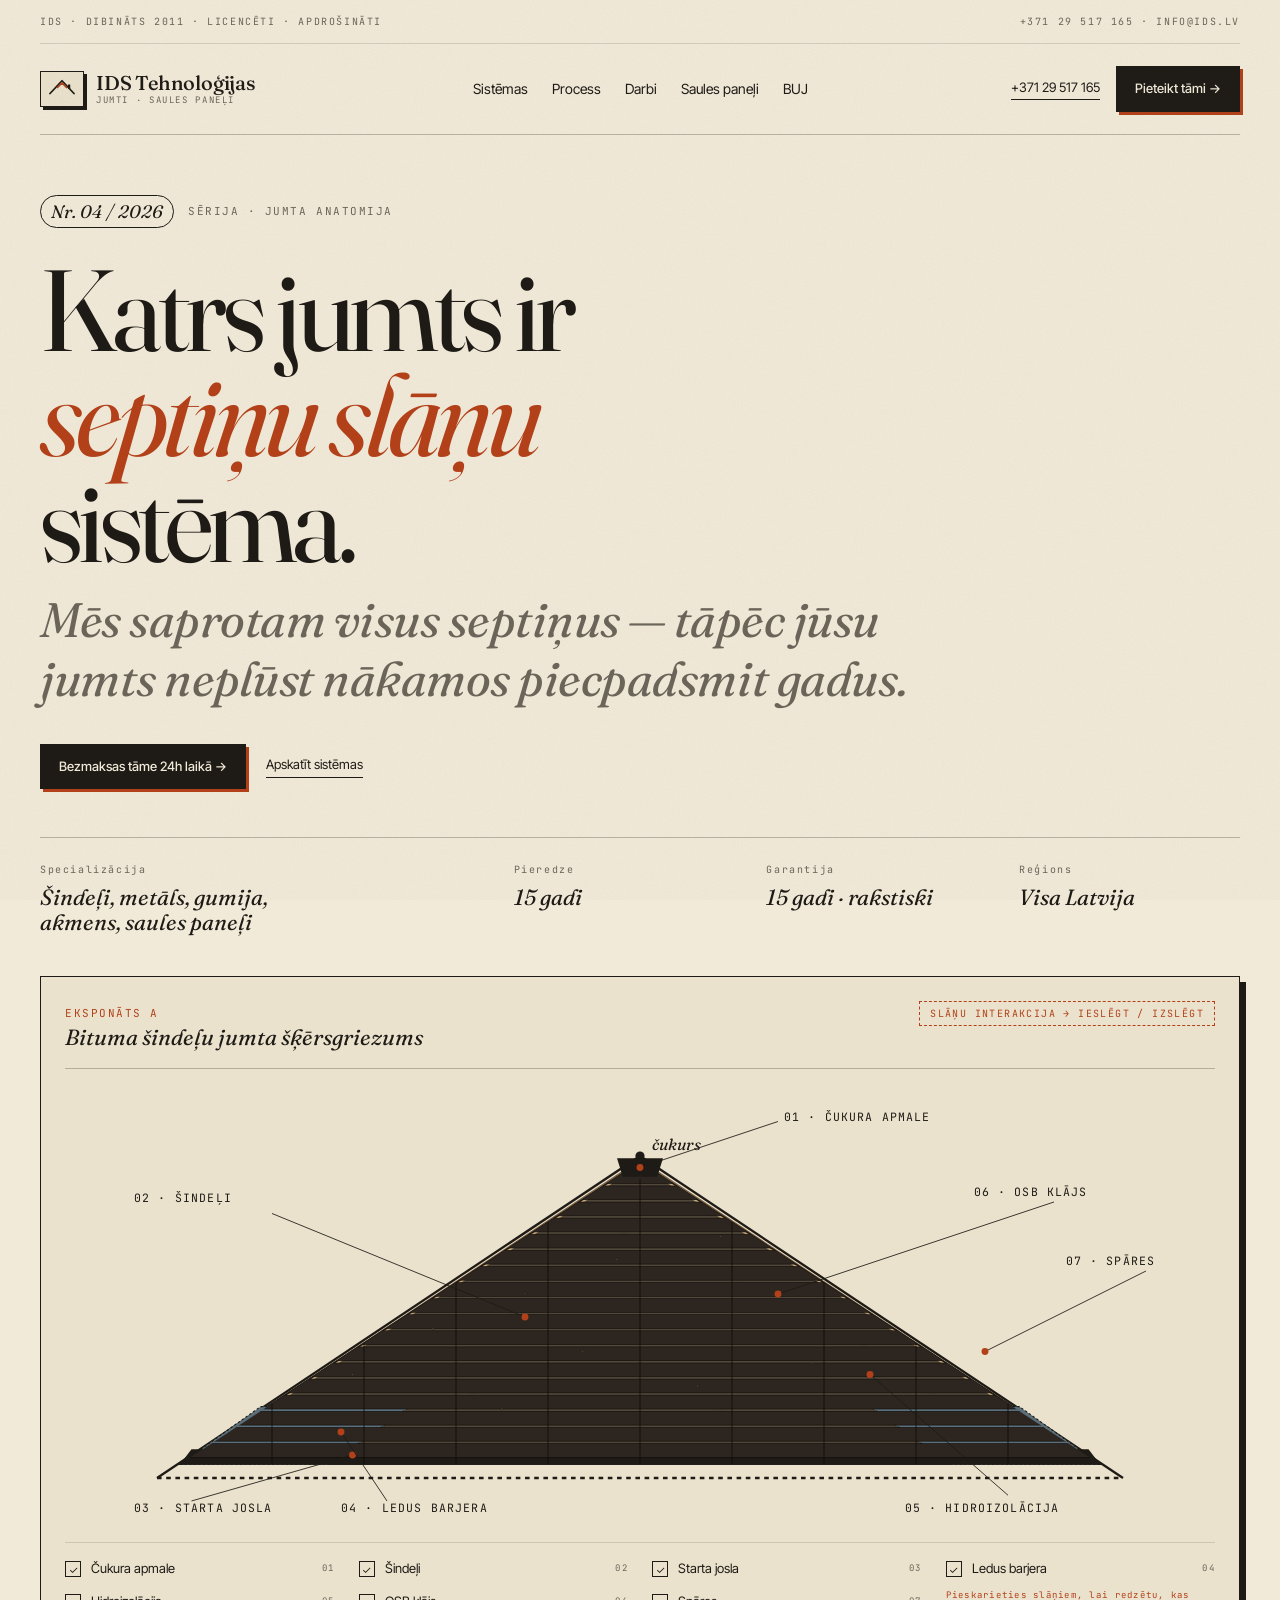
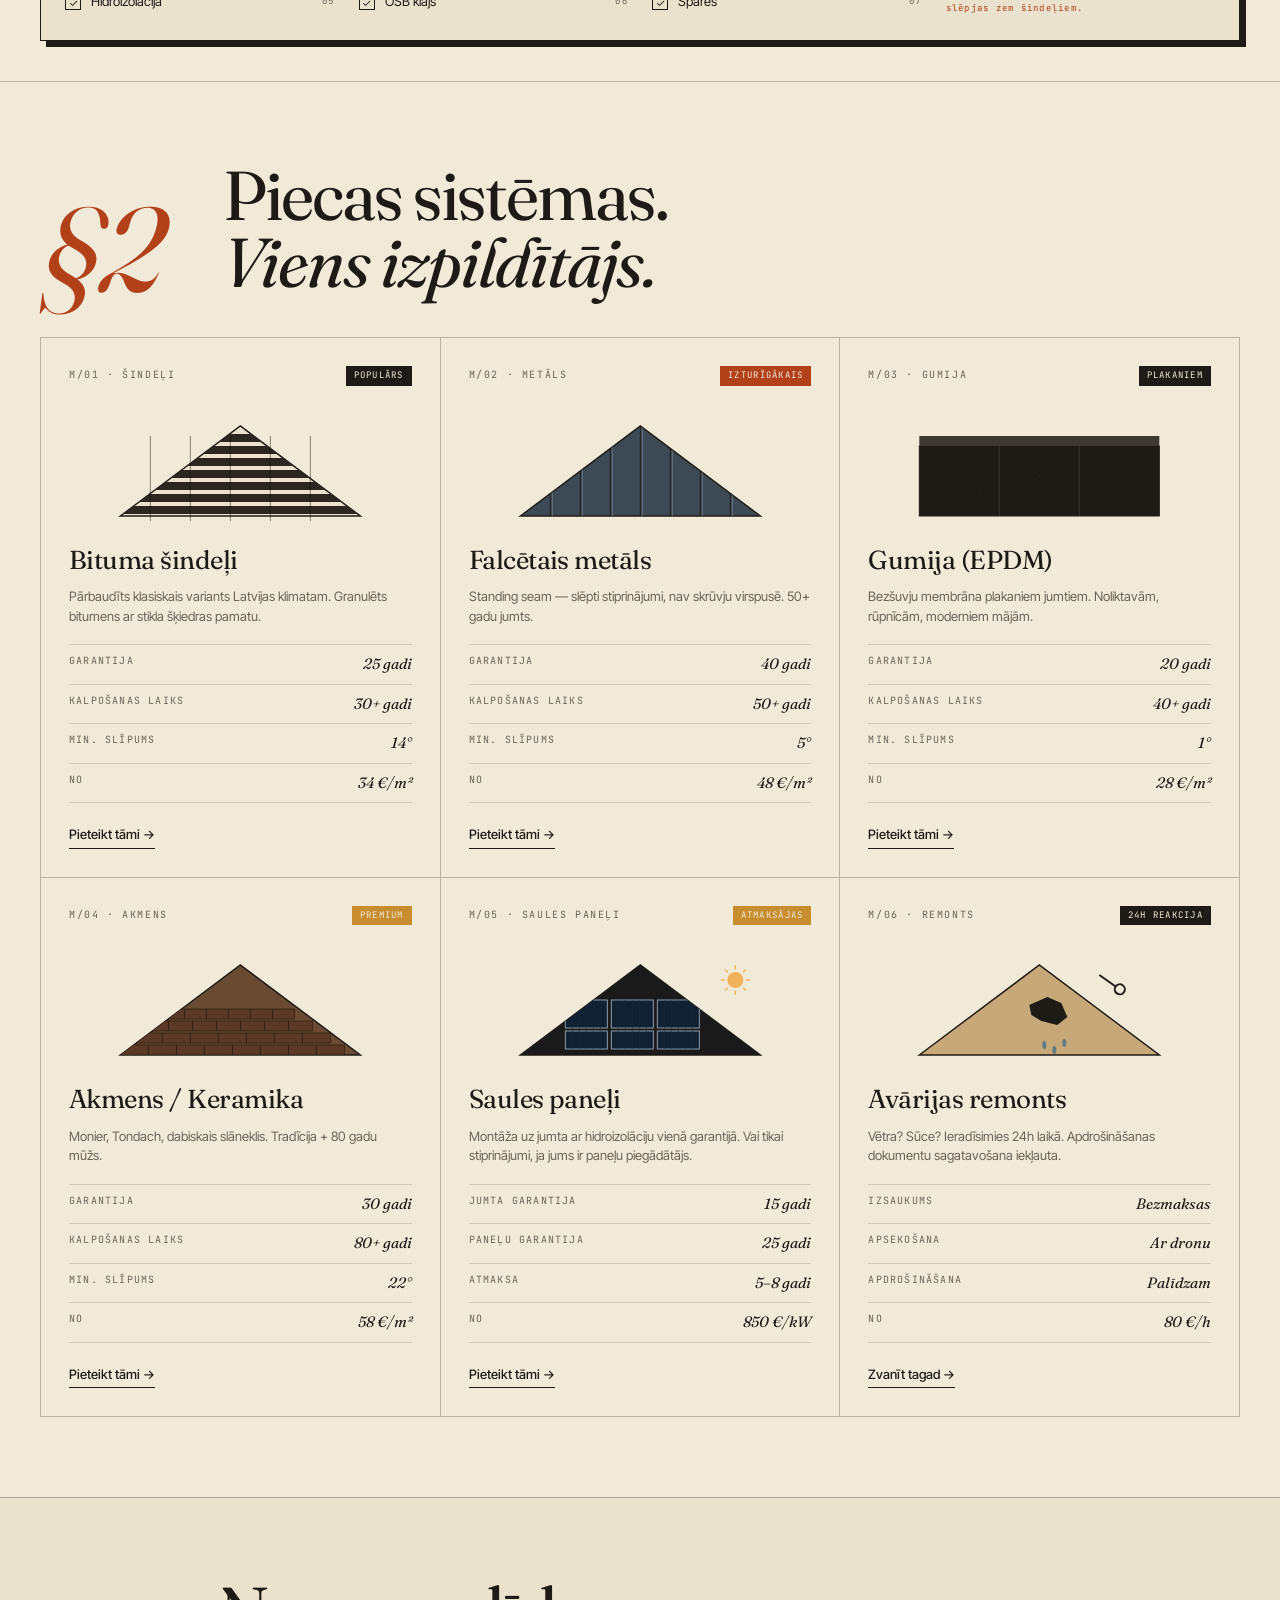
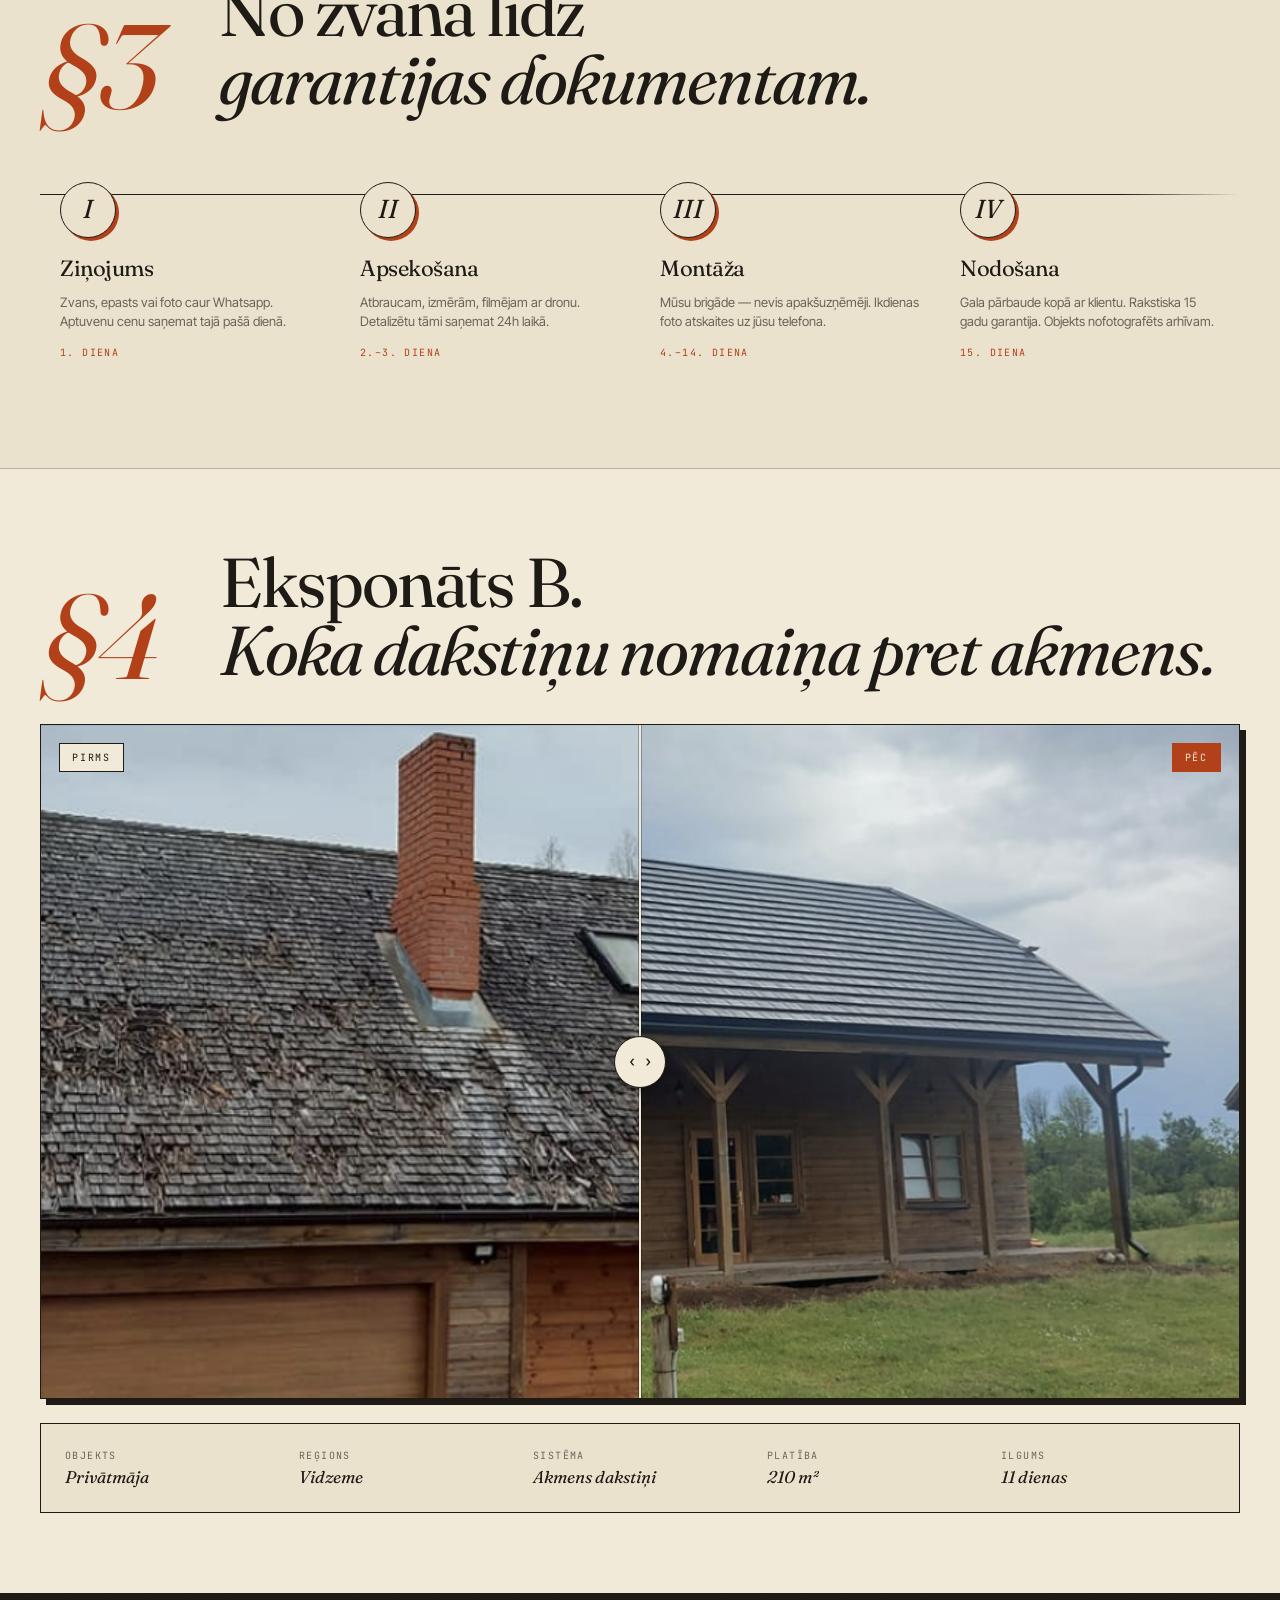
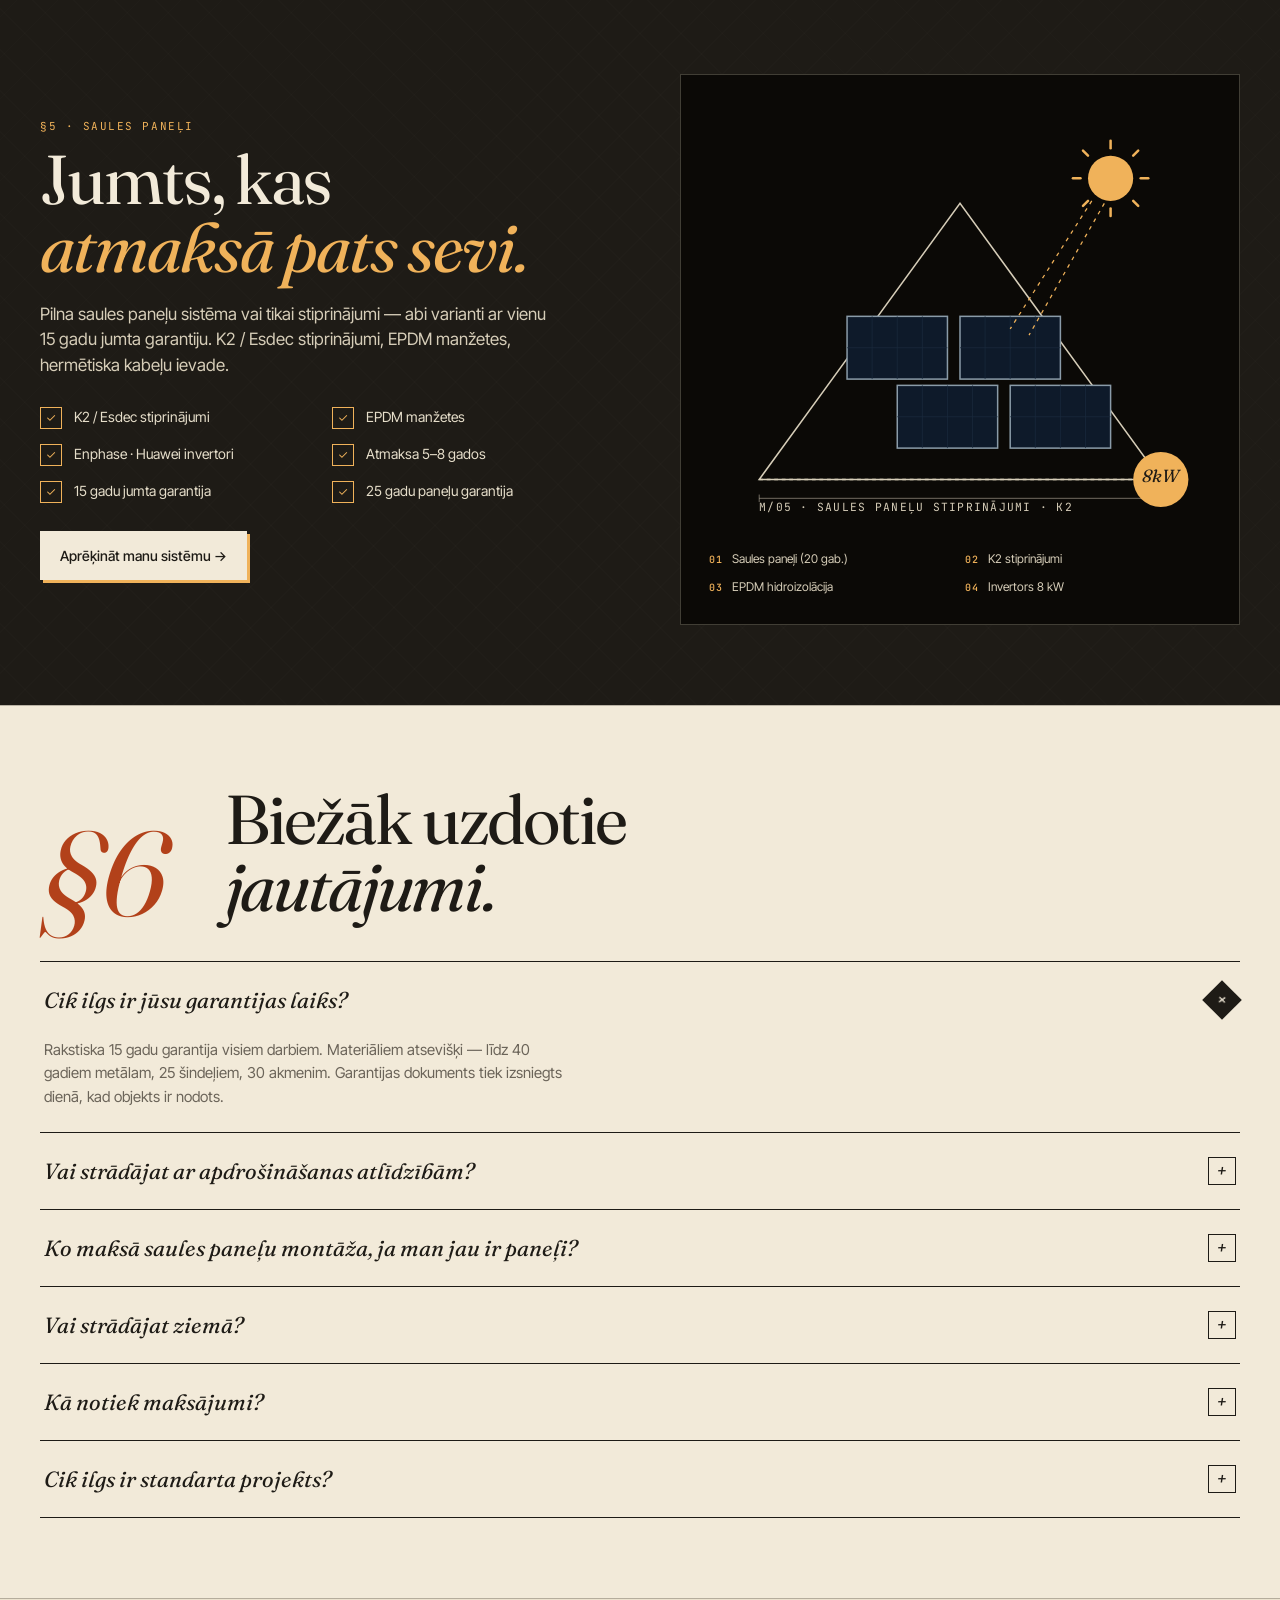
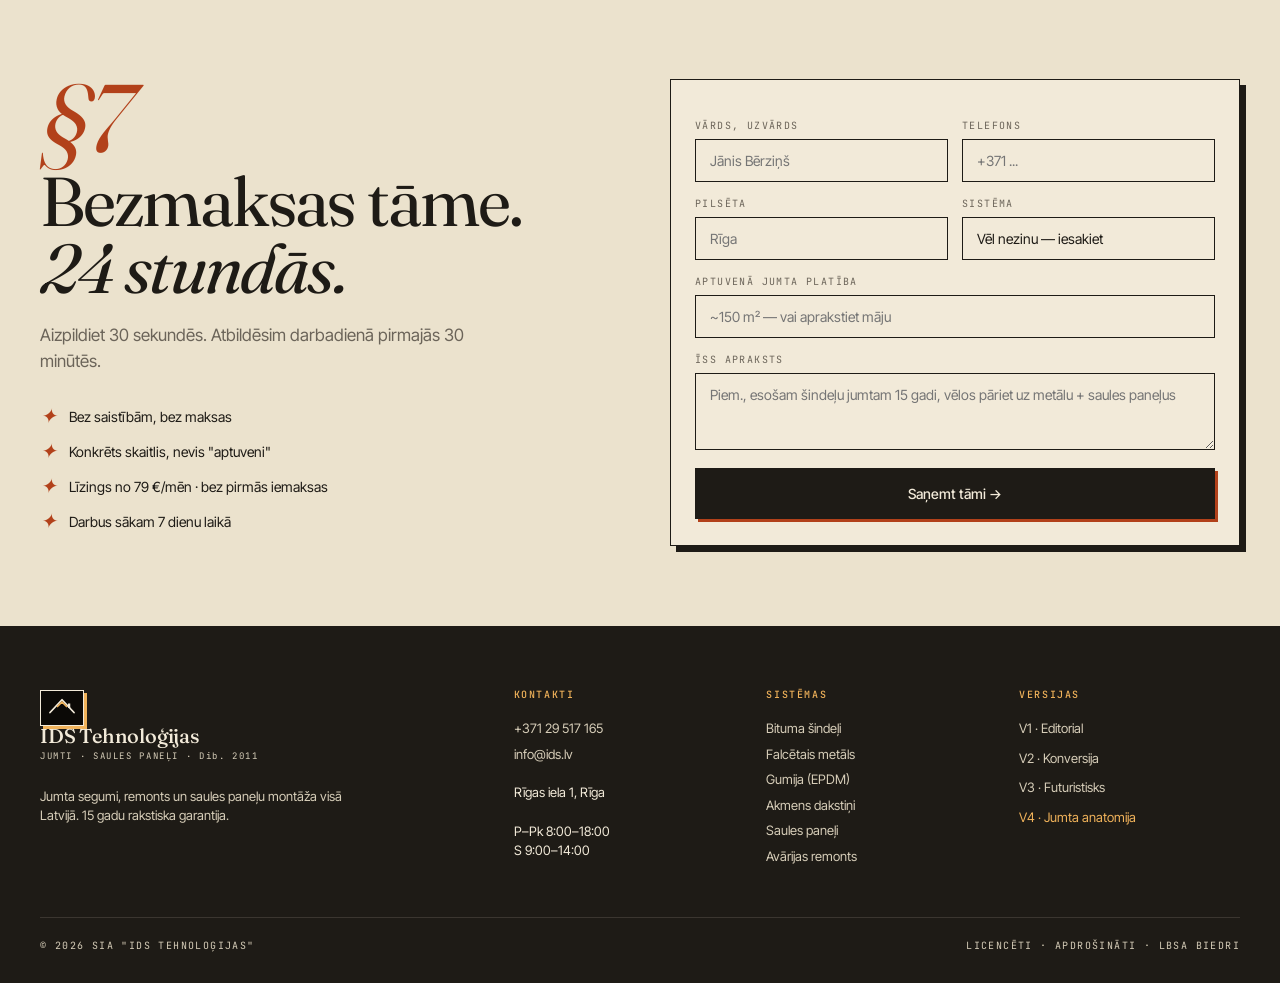
<file: v4.html>
<!doctype html>
<html lang="lv">
<head>
<meta charset="utf-8" />
<meta name="viewport" content="width=device-width, initial-scale=1" />
<title>IDS Tehnoloģijas — Jumta anatomija</title>
<meta name="theme-color" content="#f2ead9" />
<link rel="preconnect" href="https://fonts.googleapis.com" />
<link rel="preconnect" href="https://fonts.gstatic.com" crossorigin />
<link href="https://fonts.googleapis.com/css2?family=Fraunces:ital,opsz,wght@0,9..144,300..700;1,9..144,300..700&family=Inter+Tight:wght@400;500;600;700&family=JetBrains+Mono:wght@400;500&display=swap" rel="stylesheet" />
<style>
:root{
  --paper:#f2ead9;
  --paper-2:#ebe2cd;
  --ink:#1e1b16;
  --ink-2:#3d3831;
  --mute:#6b6459;
  --rule:#1e1b1624;
  --rule-strong:#1e1b1644;
  --accent:#b2411a;   /* deep rust */
  --accent-2:#7a6f3f; /* olive */
  --ok:#2a6f4d;
  --warn:#c78d2e;
  --serif:"Fraunces",Georgia,serif;
  --sans:"Inter Tight",ui-sans-serif,system-ui,sans-serif;
  --mono:"JetBrains Mono",ui-monospace,monospace;
}
*{box-sizing:border-box}
html,body{margin:0;padding:0}
html{scroll-behavior:smooth}
body{
  background:var(--paper);
  color:var(--ink);
  font-family:var(--sans);
  font-size:15px;
  line-height:1.5;
  -webkit-font-smoothing:antialiased;
  overflow-x:hidden;
}
/* paper grain */
body::before{
  content:""; position:fixed; inset:0; z-index:0; pointer-events:none; opacity:.5;
  background-image: url("data:image/svg+xml;utf8,<svg xmlns='http://www.w3.org/2000/svg' width='220' height='220'><filter id='n'><feTurbulence type='fractalNoise' baseFrequency='0.85' numOctaves='2'/><feColorMatrix values='0 0 0 0 0.118  0 0 0 0 0.106  0 0 0 0 0.086  0 0 0 0.08 0'/></filter><rect width='100%25' height='100%25' filter='url(%23n)'/></svg>");
}
main,header,footer,section{position:relative; z-index:1}
h1,h2,h3,h4{font-family:var(--serif); font-weight:400; margin:0; letter-spacing:-.02em}
h1{font-size:clamp(48px,9vw,140px); line-height:.92; letter-spacing:-.04em}
h2{font-size:clamp(36px,5.4vw,76px); line-height:.98; letter-spacing:-.03em}
h3{font-size:clamp(22px,2.4vw,32px); line-height:1.1}
.italic{font-style:italic}
.mono{font-family:var(--mono); font-size:11px; letter-spacing:.14em; text-transform:uppercase; color:var(--mute)}
.rule{height:1px; background:var(--rule-strong)}

.wrap{max-width:1400px; margin:0 auto; padding:0 20px}
@media(min-width:900px){.wrap{padding:0 40px}}

/* top bar */
.topbar{
  display:flex; justify-content:space-between; align-items:center;
  font-family:var(--mono); font-size:10px; letter-spacing:.16em; text-transform:uppercase;
  color:var(--mute); padding:14px 0; border-bottom:1px solid var(--rule);
}
.topbar span{display:none}
@media(min-width:700px){.topbar span{display:inline}}

/* nav */
.nav{
  display:grid; grid-template-columns:1fr auto 1fr; gap:16px; align-items:center;
  padding:22px 0; border-bottom:1px solid var(--rule-strong);
}
.nav-left{display:flex; align-items:center; gap:14px}
.nav-center{display:none; gap:24px}
.nav-right{display:flex; justify-content:flex-end; align-items:center; gap:16px}
@media(min-width:900px){.nav-center{display:flex}}
.nav-center a{color:var(--ink); text-decoration:none; font-size:14px; padding:6px 0; position:relative}
.nav-center a::after{content:""; position:absolute; left:0; right:0; bottom:0; height:1px; background:var(--ink); transform:scaleX(0); transform-origin:left; transition:transform .3s}
.nav-center a:hover::after{transform:scaleX(1)}

.brand{display:flex; align-items:center; gap:12px; color:var(--ink); text-decoration:none}
.brand .mark{width:44px; height:36px; border:1px solid var(--ink); display:grid; place-items:center; background:var(--paper-2); box-shadow: 3px 3px 0 var(--ink)}
.brand .mark svg{display:block}
.brand .name{font-family:var(--serif); font-size:20px; font-weight:500; letter-spacing:-.01em; line-height:1}
.brand .name small{display:block; font-family:var(--mono); font-size:9px; color:var(--mute); letter-spacing:.18em; margin-top:3px; font-weight:400}

.cta-ink{
  display:inline-flex; align-items:center; gap:10px;
  background:var(--ink); color:var(--paper); border:1px solid var(--ink);
  padding:12px 18px; border-radius:0; font-size:13px; font-weight:500;
  text-decoration:none; cursor:pointer;
  transition: transform .15s, box-shadow .15s;
  box-shadow: 3px 3px 0 var(--accent);
}
.cta-ink:hover{transform:translate(-1px,-1px); box-shadow: 4px 4px 0 var(--accent)}
.cta-ink:active{transform:translate(2px,2px); box-shadow: 1px 1px 0 var(--accent)}
.cta-ghost{
  color:var(--ink); text-decoration:none; font-size:13px;
  border-bottom:1px solid var(--ink); padding-bottom:2px;
}

/* HERO */
.hero{padding: 60px 0 40px; position:relative}
.hero-eyebrow{display:flex; align-items:center; gap:14px; margin-bottom:28px}
.hero-eyebrow .year{
  font-family:var(--serif); font-style:italic; font-size:18px;
  border:1px solid var(--ink); padding:2px 10px; border-radius:999px;
}
.hero h1{max-width:15ch}
.hero h1 .accent{color:var(--accent); font-style:italic}
.hero h1 .sub{display:block; font-size:.42em; font-style:italic; color:var(--mute); font-family:var(--serif); font-weight:400; margin-top:18px; line-height:1.2; letter-spacing:-.01em}

.hero-meta{
  display:grid; grid-template-columns:1fr; gap:24px;
  margin-top:48px; padding-top:24px; border-top:1px solid var(--rule-strong);
}
@media(min-width:700px){.hero-meta{grid-template-columns: 2fr 1fr 1fr 1fr; gap:32px}}
.hero-meta .k{font-family:var(--mono); font-size:10px; letter-spacing:.16em; color:var(--mute); margin-bottom:8px}
.hero-meta .v{font-family:var(--serif); font-size:22px; line-height:1.15}

.hero-cta{display:flex; gap:20px; align-items:center; flex-wrap:wrap; margin-top:36px}

/* specimen panel — hand-drawn roof cross section */
.specimen{
  margin-top:40px;
  border:1px solid var(--ink); background:var(--paper-2);
  padding:24px; position:relative;
  box-shadow: 6px 6px 0 var(--ink);
}
.specimen-head{
  display:flex; justify-content:space-between; align-items:baseline; flex-wrap:wrap; gap:8px;
  padding-bottom:14px; border-bottom:1px solid var(--rule-strong); margin-bottom:18px;
}
.specimen-title{font-family:var(--serif); font-size:22px; font-style:italic}
.specimen-stamp{
  font-family:var(--mono); font-size:10px; color:var(--accent);
  border:1px dashed var(--accent); padding:4px 10px; letter-spacing:.14em;
}
.specimen svg{width:100%; height:auto; display:block}
.specimen-legend{
  display:grid; grid-template-columns:1fr 1fr; gap:10px 24px; margin-top:18px; font-size:13px;
  padding-top:16px; border-top:1px solid var(--rule);
}
@media(min-width:700px){.specimen-legend{grid-template-columns:repeat(4,1fr)}}
.legend-row{display:flex; align-items:center; gap:10px; cursor:pointer; user-select:none}
.legend-row .dot{width:16px; height:16px; border:1px solid var(--ink); flex-shrink:0}
.legend-row.on .dot::before{content:"✓"; display:grid; place-items:center; height:100%; font-size:11px; color:var(--ink)}
.legend-row small{color:var(--mute); font-family:var(--mono); font-size:9px; letter-spacing:.14em; margin-left:auto}

/* Services grid — materials catalog */
.catalog{padding: 80px 0; border-top:1px solid var(--rule-strong)}
.catalog-head{
  display:grid; grid-template-columns:1fr; gap:16px; margin-bottom:40px;
}
@media(min-width:900px){.catalog-head{grid-template-columns: auto 1fr; gap:60px; align-items:end}}
.catalog-index{
  font-family:var(--serif); font-style:italic; font-size:120px; line-height:.8; color:var(--accent);
}
.catalog-head h2{margin:0}

.catalog-grid{
  display:grid; grid-template-columns:1fr; gap:0;
  border-top:1px solid var(--rule-strong); border-left:1px solid var(--rule-strong);
}
@media(min-width:700px){.catalog-grid{grid-template-columns:repeat(2,1fr)}}
@media(min-width:1100px){.catalog-grid{grid-template-columns:repeat(3,1fr)}}
.card{
  border-right:1px solid var(--rule-strong); border-bottom:1px solid var(--rule-strong);
  padding:28px; position:relative; background:var(--paper);
  transition: background .2s;
}
.card:hover{background:var(--paper-2)}
.card-head{display:flex; justify-content:space-between; align-items:baseline; margin-bottom:20px}
.card-num{font-family:var(--mono); font-size:10px; letter-spacing:.16em; color:var(--mute)}
.card-badge{font-family:var(--mono); font-size:9px; letter-spacing:.14em; text-transform:uppercase; padding:3px 8px; background:var(--ink); color:var(--paper)}
.card-badge.pop{background:var(--accent)}
.card-badge.warm{background:var(--warn)}
.card svg.illus{width:100%; height:120px; display:block; margin-bottom:20px}
.card h3{font-size:26px; margin-bottom:8px}
.card p{color:var(--mute); font-size:13px; margin-bottom:18px; line-height:1.5}
.card-specs{list-style:none; padding:0; margin:0 0 20px 0; font-size:12px; border-top:1px solid var(--rule)}
.card-specs li{display:flex; justify-content:space-between; padding:8px 0; border-bottom:1px solid var(--rule)}
.card-specs li span:first-child{color:var(--mute); font-family:var(--mono); font-size:10px; letter-spacing:.12em; text-transform:uppercase}
.card-specs li span:last-child{font-family:var(--serif); font-style:italic; font-size:15px}
.card-link{display:inline-flex; align-items:center; gap:8px; color:var(--ink); text-decoration:none; font-size:13px; font-weight:500; border-bottom:1px solid var(--ink); padding-bottom:3px}

/* Process — timeline */
.process{padding:80px 0; border-top:1px solid var(--rule-strong); background:var(--paper-2)}
.process-grid{display:grid; grid-template-columns:1fr; gap:0; margin-top:40px}
@media(min-width:900px){.process-grid{grid-template-columns:repeat(4,1fr)}}
.step{position:relative; padding:28px 20px}
.step::before{content:""; position:absolute; top:40px; left:0; right:0; height:1px; background:var(--ink); z-index:0}
.step:last-child::before{background:linear-gradient(to right, var(--ink) 60%, transparent)}
.step-circle{
  position:relative; z-index:1; background:var(--paper-2);
  width:56px; height:56px; border:1px solid var(--ink); border-radius:50%;
  display:grid; place-items:center;
  font-family:var(--serif); font-style:italic; font-size:26px;
  margin-bottom:18px;
  box-shadow: 3px 3px 0 var(--accent);
}
.step h3{font-size:22px; margin-bottom:10px}
.step p{color:var(--mute); font-size:13px}
.step .day{font-family:var(--mono); font-size:10px; letter-spacing:.14em; color:var(--accent); margin-top:10px}

/* Work gallery / before after */
.work{padding:80px 0; border-top:1px solid var(--rule-strong)}
.ba-paper{
  border:1px solid var(--ink); background:#111;
  position:relative; overflow:hidden;
  aspect-ratio: 16/9;
  cursor:ew-resize;
  user-select:none;
  touch-action:none;
  box-shadow: 6px 6px 0 var(--ink);
}
.ba-paper img{position:absolute; inset:0; width:100%; height:100%; object-fit:cover; pointer-events:none}
.ba-paper .clip{position:absolute; inset:0; clip-path: inset(0 50% 0 0); transition: clip-path .05s linear}
.ba-paper .handle{position:absolute; top:0; bottom:0; left:50%; width:2px; background:var(--paper); transform:translateX(-1px); pointer-events:none; box-shadow: 0 0 0 1px #00000044}
.ba-paper .knob{
  position:absolute; left:50%; top:50%; transform:translate(-50%,-50%);
  width:52px; height:52px; border-radius:50%;
  background:var(--paper); color:var(--ink); border:1px solid var(--ink);
  display:grid; place-items:center;
  font-family:var(--mono); font-size:14px; font-weight:600;
  pointer-events:none;
  box-shadow: 0 4px 12px #0006;
}
.ba-paper .tag{
  position:absolute; top:18px; padding:6px 12px;
  background:var(--paper); color:var(--ink); border:1px solid var(--ink);
  font-family:var(--mono); font-size:10px; letter-spacing:.18em; pointer-events:none;
}
.ba-paper .tag-l{left:18px}
.ba-paper .tag-r{right:18px; background:var(--accent); color:var(--paper); border-color:var(--accent)}

.work-meta{
  display:grid; grid-template-columns:1fr; gap:20px; margin-top:24px;
  padding:24px; border:1px solid var(--ink); background:var(--paper-2);
}
@media(min-width:800px){.work-meta{grid-template-columns:repeat(5,1fr)}}
.work-meta .k{font-family:var(--mono); font-size:10px; letter-spacing:.14em; color:var(--mute); text-transform:uppercase}
.work-meta .v{font-family:var(--serif); font-size:17px; margin-top:4px; line-height:1.2}

/* Solar strip */
.solar{padding:80px 0; background:var(--ink); color:var(--paper); position:relative; overflow:hidden; border-top:1px solid var(--ink)}
.solar::before{
  content:""; position:absolute; inset:0; opacity:.12; pointer-events:none;
  background-image:
    repeating-linear-gradient(45deg, transparent 0 28px, #f2ead91a 28px 29px),
    repeating-linear-gradient(-45deg, transparent 0 28px, #f2ead91a 28px 29px);
}
.solar .wrap{position:relative; z-index:1}
.solar-grid{display:grid; grid-template-columns:1fr; gap:40px}
@media(min-width:1000px){.solar-grid{grid-template-columns:1fr 1fr; gap:80px; align-items:center}}
.solar h2{color:var(--paper)}
.solar h2 em{color:#f0b25a; font-style:italic; font-family:var(--serif)}
.solar p.lede{color:#d6cdb8; font-size:17px; max-width:52ch; margin-top:20px}
.solar-bullets{list-style:none; padding:0; margin:28px 0; display:grid; grid-template-columns:1fr 1fr; gap:14px 24px}
.solar-bullets li{display:flex; gap:12px; align-items:start; font-size:14px; color:#e6deca}
.solar-bullets .check{
  flex-shrink:0; width:22px; height:22px; border:1px solid #f0b25a; color:#f0b25a;
  display:grid; place-items:center; font-size:12px; margin-top:1px;
}
.solar .cta-cream{
  display:inline-flex; align-items:center; gap:10px;
  background:var(--paper); color:var(--ink);
  padding:14px 20px; text-decoration:none; font-size:14px; font-weight:500;
  box-shadow: 3px 3px 0 #f0b25a;
  transition: transform .15s, box-shadow .15s;
}
.solar .cta-cream:hover{transform:translate(-1px,-1px); box-shadow: 4px 4px 0 #f0b25a}

.solar-diagram{
  border:1px solid #d6cdb844; background:#0b0906; padding:28px;
  position:relative;
}
.solar-diagram svg{width:100%; height:auto; display:block}
.solar-diagram .legend{
  display:grid; grid-template-columns:1fr 1fr; gap:10px; margin-top:20px; font-size:12px; color:#d6cdb8;
}
.solar-diagram .legend b{color:#f0b25a; font-family:var(--mono); font-size:10px; letter-spacing:.14em; font-weight:500; margin-right:8px}

/* FAQ */
.faq{padding:80px 0; border-top:1px solid var(--rule-strong)}
.faq-list{border-top:1px solid var(--ink); margin-top:32px}
.faq-item{border-bottom:1px solid var(--ink)}
.faq-q{
  display:flex; justify-content:space-between; align-items:center; gap:20px;
  padding:24px 4px; cursor:pointer; font-family:var(--serif); font-size:22px; font-weight:400; font-style:italic;
  line-height:1.2;
}
.faq-q .plus{
  width:28px; height:28px; border:1px solid var(--ink); display:grid; place-items:center; flex-shrink:0;
  font-family:var(--mono); font-size:16px; transition: transform .2s, background .2s, color .2s;
}
.faq-item.open .faq-q .plus{background:var(--ink); color:var(--paper); transform:rotate(45deg)}
.faq-a{max-height:0; overflow:hidden; transition: max-height .35s ease; color:var(--mute); font-size:15px}
.faq-item.open .faq-a{max-height:400px}
.faq-a-inner{padding:0 4px 24px; max-width:60ch; line-height:1.55}

/* Quote */
.quote{padding:80px 0; border-top:1px solid var(--rule-strong); background:var(--paper-2)}
.quote-grid{display:grid; grid-template-columns:1fr; gap:40px}
@media(min-width:900px){.quote-grid{grid-template-columns:1fr 1fr; gap:60px}}
.quote form{
  border:1px solid var(--ink); padding:24px; background:var(--paper);
  box-shadow: 6px 6px 0 var(--ink);
}
.q-row{display:grid; grid-template-columns:1fr 1fr; gap:14px}
@media(max-width:600px){.q-row{grid-template-columns:1fr}}
.q-field{margin-top:14px; display:flex; flex-direction:column; gap:6px}
.q-field label{font-family:var(--mono); font-size:10px; letter-spacing:.14em; color:var(--mute); text-transform:uppercase}
.q-field input, .q-field textarea, .q-field select{
  background:var(--paper); border:1px solid var(--ink); color:var(--ink);
  padding:12px 14px; font-family:inherit; font-size:14px; outline:none;
  border-radius:0; appearance:none;
}
.q-field input:focus, .q-field textarea:focus, .q-field select:focus{border-color:var(--accent); box-shadow: 3px 3px 0 var(--accent)}
.q-submit{
  width:100%; margin-top:18px; padding:16px;
  background:var(--ink); color:var(--paper); border:1px solid var(--ink);
  font-family:inherit; font-size:14px; font-weight:500; cursor:pointer;
  box-shadow: 3px 3px 0 var(--accent);
  transition: transform .15s, box-shadow .15s;
}
.q-submit:hover{transform:translate(-1px,-1px); box-shadow: 4px 4px 0 var(--accent)}
.q-success{display:none; margin-top:14px; padding:14px; border:1px solid var(--ok); background:#2a6f4d12; color:var(--ok); font-size:14px}
.q-success.show{display:block}

/* Footer */
footer{padding:60px 0 30px; border-top:1px solid var(--ink); background:var(--ink); color:var(--paper)}
footer a{color:#d6cdb8; text-decoration:none}
footer a:hover{color:var(--paper)}
.foot{display:grid; grid-template-columns:1fr; gap:32px}
@media(min-width:800px){.foot{grid-template-columns:2fr 1fr 1fr 1fr}}
.foot h4{font-family:var(--mono); font-size:10px; letter-spacing:.16em; text-transform:uppercase; color:#f0b25a; margin-bottom:14px; font-weight:500}
.foot .brand .mark{background:#0b0906; border-color:#f2ead9; box-shadow:3px 3px 0 #f0b25a}
.foot .brand .name{color:var(--paper)}
.foot .brand .name small{color:#d6cdb8}
.foot a, .foot p{display:block; padding:3px 0; font-size:13px}
.foot-bottom{margin-top:40px; padding-top:20px; border-top:1px solid #f2ead922; display:flex; flex-wrap:wrap; gap:14px; justify-content:space-between; font-family:var(--mono); font-size:10px; letter-spacing:.14em; text-transform:uppercase; color:#d6cdb8}
.foot-versions{display:flex; gap:14px}
.foot-versions a{color:#d6cdb8}
.foot-versions a.curr{color:#f0b25a}
</style>
</head>
<body>

<div class="wrap">
  <div class="topbar">
    <div>IDS · Dibināts 2011 <span>· Licencēti · Apdrošināti</span></div>
    <div>+371 29 517 165 <span>· info@ids.lv</span></div>
  </div>
  <nav class="nav">
    <div class="nav-left">
      <a href="#" class="brand" aria-label="IDS Tehnoloģijas">
        <span class="mark">
          <svg width="30" height="24" viewBox="0 0 40 32" fill="none">
            <path d="M4 22 L20 5 L36 22" stroke="#1e1b16" stroke-width="2.4" stroke-linejoin="round" stroke-linecap="round" fill="none"/>
            <path d="M14 14 L20 8 L26 14" stroke="#b2411a" stroke-width="2.2" stroke-linejoin="round" stroke-linecap="round" fill="none"/>
            <rect x="28" y="10" width="3" height="6" fill="#1e1b16"/>
          </svg>
        </span>
        <span class="name">IDS Tehnoloģijas<small>JUMTI · SAULES PANEĻI</small></span>
      </a>
    </div>
    <div class="nav-center">
      <a href="#catalog">Sistēmas</a>
      <a href="#process">Process</a>
      <a href="#work">Darbi</a>
      <a href="#solar">Saules paneļi</a>
      <a href="#faq">BUJ</a>
    </div>
    <div class="nav-right">
      <a href="tel:+37129517165" class="cta-ghost">+371 29 517 165</a>
      <a href="#quote" class="cta-ink">Pieteikt tāmi →</a>
    </div>
  </nav>
</div>

<main>

<!-- HERO -->
<section class="hero">
  <div class="wrap">
    <div class="hero-eyebrow">
      <span class="year">Nr. 04 / 2026</span>
      <span class="mono">SĒRIJA · JUMTA ANATOMIJA</span>
    </div>
    <h1>
      Katrs jumts ir<br/>
      <span class="accent">septiņu slāņu</span><br/>
      sistēma.
      <span class="sub">Mēs saprotam visus septiņus — tāpēc jūsu<br/>jumts neplūst nākamos piecpadsmit gadus.</span>
    </h1>

    <div class="hero-cta">
      <a href="#quote" class="cta-ink">Bezmaksas tāme 24h laikā →</a>
      <a href="#catalog" class="cta-ghost">Apskatīt sistēmas</a>
    </div>

    <div class="hero-meta">
      <div><div class="k">Specializācija</div><div class="v italic">Šindeļi, metāls, gumija,<br/>akmens, saules paneļi</div></div>
      <div><div class="k">Pieredze</div><div class="v italic">15 gadi</div></div>
      <div><div class="k">Garantija</div><div class="v italic">15 gadi · rakstiski</div></div>
      <div><div class="k">Reģions</div><div class="v italic">Visa Latvija</div></div>
    </div>

    <!-- Specimen: interactive cross-section -->
    <div class="specimen">
      <div class="specimen-head">
        <div>
          <div class="mono" style="color:var(--accent)">Eksponāts A</div>
          <div class="specimen-title">Bituma šindeļu jumta šķērsgriezums</div>
        </div>
        <div class="specimen-stamp">SLĀŅU INTERAKCIJA → IESLĒGT / IZSLĒGT</div>
      </div>

      <svg viewBox="0 0 1000 380" preserveAspectRatio="xMidYMid meet" id="specimen">
        <!-- Roof rafters (always) -->
        <g>
          <line x1="80" y1="340" x2="500" y2="60" stroke="#1e1b16" stroke-width="2"/>
          <line x1="920" y1="340" x2="500" y2="60" stroke="#1e1b16" stroke-width="2"/>
          <line x1="80" y1="340" x2="920" y2="340" stroke="#1e1b16" stroke-width="2" stroke-dasharray="4 4"/>
          <!-- Label of hidden ridge -->
          <circle cx="500" cy="60" r="4" fill="#1e1b16"/>
          <text x="510" y="55" font-family="Fraunces" font-style="italic" font-size="14" fill="#1e1b16">čukurs</text>
        </g>

        <!-- Layer 7: rafters / wood structure -->
        <g data-layer="rafters" opacity="1">
          <!-- Wood beams parallel to slope on left side -->
          <g stroke="#7a5a38" stroke-width="1" fill="none">
            <line x1="120" y1="315" x2="490" y2="70"/>
            <line x1="160" y1="290" x2="490" y2="78"/>
            <line x1="200" y1="265" x2="490" y2="86"/>
            <line x1="240" y1="240" x2="490" y2="94"/>
            <line x1="280" y1="215" x2="490" y2="102"/>
            <line x1="320" y1="190" x2="490" y2="110"/>
            <line x1="360" y1="165" x2="490" y2="118"/>
          </g>
          <!-- Mirror right -->
          <g stroke="#7a5a38" stroke-width="1" fill="none">
            <line x1="880" y1="315" x2="510" y2="70"/>
            <line x1="840" y1="290" x2="510" y2="78"/>
            <line x1="800" y1="265" x2="510" y2="86"/>
            <line x1="760" y1="240" x2="510" y2="94"/>
            <line x1="720" y1="215" x2="510" y2="102"/>
            <line x1="680" y1="190" x2="510" y2="110"/>
            <line x1="640" y1="165" x2="510" y2="118"/>
          </g>
        </g>

        <!-- Layer 6: OSB deck -->
        <g data-layer="deck" opacity="1">
          <polygon points="100,328 500,65 900,328" fill="#c7a878" stroke="#1e1b16" stroke-width="1.5"/>
          <!-- OSB flakes pattern -->
          <g clip-path="url(#roofclip)">
            <g fill="#a8865a" opacity=".55">
              <rect x="150" y="100" width="20" height="4" transform="rotate(-33 160 102)"/>
              <rect x="260" y="150" width="25" height="5" transform="rotate(-29 272 152)"/>
              <rect x="370" y="200" width="22" height="4" transform="rotate(-35 381 202)"/>
              <rect x="480" y="120" width="26" height="5" transform="rotate(-30 493 122)"/>
              <rect x="580" y="170" width="22" height="4" transform="rotate(30 591 172)"/>
              <rect x="680" y="220" width="25" height="5" transform="rotate(35 692 222)"/>
              <rect x="720" y="140" width="20" height="4" transform="rotate(33 730 142)"/>
              <rect x="350" y="260" width="24" height="4" transform="rotate(-30 362 262)"/>
              <rect x="560" y="280" width="22" height="5" transform="rotate(32 571 282)"/>
              <rect x="620" y="100" width="18" height="4" transform="rotate(30 629 102)"/>
              <rect x="200" y="220" width="22" height="4" transform="rotate(-28 211 222)"/>
              <rect x="750" y="270" width="26" height="5" transform="rotate(32 763 272)"/>
            </g>
          </g>
        </g>

        <!-- Layer 5: Underlayment -->
        <g data-layer="underlay" opacity="1">
          <polygon points="104,328 500,68 896,328" fill="#3d3831" stroke="none" opacity=".85"/>
          <!-- subtle texture -->
        </g>

        <!-- Layer 4: Ice/water barrier at eaves -->
        <g data-layer="ice" opacity="1">
          <polygon points="100,328 230,328 300,278 170,278" fill="#5a6f7a" stroke="#1e1b16" stroke-width="1" stroke-dasharray="2 2"/>
          <polygon points="770,328 900,328 830,278 700,278" fill="#5a6f7a" stroke="#1e1b16" stroke-width="1" stroke-dasharray="2 2"/>
        </g>

        <!-- Layer 3: Starter strip -->
        <g data-layer="starter" opacity="1">
          <polygon points="100,328 900,328 890,315 110,315" fill="#1e1b16"/>
        </g>

        <!-- Layer 2: Shingles -->
        <g data-layer="shingles" opacity="1">
          <g clip-path="url(#roofclip)">
            <!-- Rows of shingles with staggered tabs -->
            <g fill="#2d251f" stroke="#0f0c08" stroke-width=".5">
              <!-- Left side rows -->
              <g>
                <rect x="90" y="310" width="820" height="12"/>
                <rect x="90" y="296" width="820" height="12"/>
                <rect x="90" y="282" width="820" height="12"/>
                <rect x="95" y="268" width="810" height="12"/>
                <rect x="95" y="254" width="810" height="12"/>
                <rect x="100" y="240" width="800" height="12"/>
                <rect x="105" y="226" width="790" height="12"/>
                <rect x="110" y="212" width="780" height="12"/>
                <rect x="115" y="198" width="770" height="12"/>
                <rect x="120" y="184" width="760" height="12"/>
                <rect x="128" y="170" width="744" height="12"/>
                <rect x="136" y="156" width="728" height="12"/>
                <rect x="144" y="142" width="712" height="12"/>
                <rect x="152" y="128" width="696" height="12"/>
                <rect x="162" y="114" width="676" height="12"/>
                <rect x="172" y="100" width="656" height="12"/>
                <rect x="184" y="86" width="632" height="12"/>
                <rect x="196" y="72" width="608" height="12"/>
              </g>
              <!-- tabs / shadow lines, vertical -->
              <g stroke="#0f0c08" stroke-width="1" opacity=".7">
                <line x1="180" y1="80" x2="180" y2="328"/>
                <line x1="260" y1="80" x2="260" y2="328"/>
                <line x1="340" y1="80" x2="340" y2="328"/>
                <line x1="420" y1="80" x2="420" y2="328"/>
                <line x1="500" y1="80" x2="500" y2="328"/>
                <line x1="580" y1="80" x2="580" y2="328"/>
                <line x1="660" y1="80" x2="660" y2="328"/>
                <line x1="740" y1="80" x2="740" y2="328"/>
                <line x1="820" y1="80" x2="820" y2="328"/>
              </g>
              <!-- granule speckles -->
              <g fill="#8a6a3e" opacity=".4">
                <circle cx="250" cy="250" r="1"/><circle cx="320" cy="210" r="1"/>
                <circle cx="400" cy="180" r="1"/><circle cx="480" cy="150" r="1"/>
                <circle cx="570" cy="130" r="1"/><circle cx="660" cy="160" r="1"/>
                <circle cx="720" cy="200" r="1"/><circle cx="550" cy="260" r="1"/>
                <circle cx="380" cy="280" r="1"/><circle cx="260" cy="190" r="1"/>
                <circle cx="450" cy="230" r="1"/><circle cx="650" cy="240" r="1"/>
              </g>
            </g>
          </g>
        </g>

        <!-- Layer 1: Ridge cap -->
        <g data-layer="ridge" opacity="1">
          <polygon points="480,62 520,62 515,78 485,78" fill="#1e1b16"/>
        </g>

        <!-- Clip path for layers that should respect roof triangle -->
        <defs>
          <clipPath id="roofclip">
            <polygon points="100,328 500,65 900,328"/>
          </clipPath>
        </defs>

        <!-- Labels lines -->
        <g font-family="JetBrains Mono" font-size="10" fill="#1e1b16" letter-spacing="1">
          <!-- Ridge -->
          <line x1="500" y1="70" x2="620" y2="30" stroke="#1e1b16" stroke-width=".75"/>
          <circle cx="500" cy="70" r="3" fill="#b2411a"/>
          <text x="625" y="30" font-size="10">01 · ČUKURA APMALE</text>

          <!-- Shingles -->
          <line x1="400" y1="200" x2="180" y2="110" stroke="#1e1b16" stroke-width=".75"/>
          <circle cx="400" cy="200" r="3" fill="#b2411a"/>
          <text x="60" y="100" font-size="10">02 · ŠINDEĻI</text>

          <!-- Starter -->
          <line x1="250" y1="320" x2="110" y2="360" stroke="#1e1b16" stroke-width=".75"/>
          <circle cx="250" cy="320" r="3" fill="#b2411a"/>
          <text x="60" y="370" font-size="10">03 · STARTA JOSLA</text>

          <!-- Ice barrier -->
          <line x1="240" y1="300" x2="280" y2="360" stroke="#1e1b16" stroke-width=".75"/>
          <circle cx="240" cy="300" r="3" fill="#b2411a"/>
          <text x="240" y="370" font-size="10">04 · LEDUS BARJERA</text>

          <!-- Underlay -->
          <line x1="700" y1="250" x2="820" y2="355" stroke="#1e1b16" stroke-width=".75"/>
          <circle cx="700" cy="250" r="3" fill="#b2411a"/>
          <text x="730" y="370" font-size="10">05 · HIDROIZOLĀCIJA</text>

          <!-- Deck -->
          <line x1="620" y1="180" x2="860" y2="100" stroke="#1e1b16" stroke-width=".75"/>
          <circle cx="620" cy="180" r="3" fill="#b2411a"/>
          <text x="790" y="95" font-size="10">06 · OSB KLĀJS</text>

          <!-- Rafters -->
          <line x1="800" y1="230" x2="940" y2="160" stroke="#1e1b16" stroke-width=".75"/>
          <circle cx="800" cy="230" r="3" fill="#b2411a"/>
          <text x="870" y="155" font-size="10">07 · SPĀRES</text>
        </g>
      </svg>

      <div class="specimen-legend" id="legend">
        <div class="legend-row on" data-layer="ridge"><span class="dot"></span>Čukura apmale <small>01</small></div>
        <div class="legend-row on" data-layer="shingles"><span class="dot"></span>Šindeļi <small>02</small></div>
        <div class="legend-row on" data-layer="starter"><span class="dot"></span>Starta josla <small>03</small></div>
        <div class="legend-row on" data-layer="ice"><span class="dot"></span>Ledus barjera <small>04</small></div>
        <div class="legend-row on" data-layer="underlay"><span class="dot"></span>Hidroizolācija <small>05</small></div>
        <div class="legend-row on" data-layer="deck"><span class="dot"></span>OSB klājs <small>06</small></div>
        <div class="legend-row on" data-layer="rafters"><span class="dot"></span>Spāres <small>07</small></div>
        <div class="legend-row" style="color:var(--accent); cursor:default"><small style="margin:0; color:var(--accent)">Pieskarieties slāņiem, lai redzētu, kas slēpjas zem šindeļiem.</small></div>
      </div>
    </div>
  </div>
</section>

<!-- CATALOG -->
<section class="catalog" id="catalog">
  <div class="wrap">
    <div class="catalog-head">
      <div class="catalog-index italic">§2</div>
      <h2>Piecas sistēmas.<br/><em class="italic">Viens izpildītājs.</em></h2>
    </div>

    <div class="catalog-grid">

      <!-- Shingle -->
      <article class="card">
        <div class="card-head">
          <span class="card-num">M/01 · ŠINDEĻI</span>
          <span class="card-badge">Populārs</span>
        </div>
        <svg class="illus" viewBox="0 0 300 120">
          <defs><clipPath id="c1"><polygon points="30,110 150,20 270,110"/></clipPath></defs>
          <polygon points="30,110 150,20 270,110" fill="#ebe2cd" stroke="#1e1b16" stroke-width="1.5"/>
          <g clip-path="url(#c1)" fill="#2d251f">
            <rect x="0" y="100" width="300" height="8"/><rect x="0" y="88" width="300" height="8"/>
            <rect x="0" y="76" width="300" height="8"/><rect x="0" y="64" width="300" height="8"/>
            <rect x="0" y="52" width="300" height="8"/><rect x="0" y="40" width="300" height="8"/>
            <rect x="0" y="28" width="300" height="8"/>
          </g>
          <g stroke="#0f0c08" stroke-width=".8" opacity=".6">
            <line x1="60" y1="30" x2="60" y2="115"/><line x1="100" y1="30" x2="100" y2="115"/>
            <line x1="140" y1="30" x2="140" y2="115"/><line x1="180" y1="30" x2="180" y2="115"/>
            <line x1="220" y1="30" x2="220" y2="115"/>
          </g>
        </svg>
        <h3>Bituma šindeļi</h3>
        <p>Pārbaudīts klasiskais variants Latvijas klimatam. Granulēts bitumens ar stikla šķiedras pamatu.</p>
        <ul class="card-specs">
          <li><span>Garantija</span><span>25 gadi</span></li>
          <li><span>Kalpošanas laiks</span><span>30+ gadi</span></li>
          <li><span>Min. slīpums</span><span>14°</span></li>
          <li><span>No</span><span>34 €/m²</span></li>
        </ul>
        <a href="#quote" class="card-link">Pieteikt tāmi →</a>
      </article>

      <!-- Metal -->
      <article class="card">
        <div class="card-head">
          <span class="card-num">M/02 · METĀLS</span>
          <span class="card-badge pop">Izturīgākais</span>
        </div>
        <svg class="illus" viewBox="0 0 300 120">
          <defs><clipPath id="c2"><polygon points="30,110 150,20 270,110"/></clipPath></defs>
          <polygon points="30,110 150,20 270,110" fill="#3d4a56" stroke="#1e1b16" stroke-width="1.5"/>
          <g clip-path="url(#c2)" stroke="#1e1b16" stroke-width="1" fill="none">
            <line x1="60" y1="20" x2="60" y2="115"/>
            <line x1="90" y1="20" x2="90" y2="115"/>
            <line x1="120" y1="20" x2="120" y2="115"/>
            <line x1="150" y1="20" x2="150" y2="115"/>
            <line x1="180" y1="20" x2="180" y2="115"/>
            <line x1="210" y1="20" x2="210" y2="115"/>
            <line x1="240" y1="20" x2="240" y2="115"/>
          </g>
          <g clip-path="url(#c2)" stroke="#8a9ba8" stroke-width=".5" fill="none">
            <line x1="62" y1="20" x2="62" y2="115"/><line x1="92" y1="20" x2="92" y2="115"/>
            <line x1="122" y1="20" x2="122" y2="115"/><line x1="152" y1="20" x2="152" y2="115"/>
            <line x1="182" y1="20" x2="182" y2="115"/><line x1="212" y1="20" x2="212" y2="115"/>
            <line x1="242" y1="20" x2="242" y2="115"/>
          </g>
        </svg>
        <h3>Falcētais metāls</h3>
        <p>Standing seam — slēpti stiprinājumi, nav skrūvju virspusē. 50+ gadu jumts.</p>
        <ul class="card-specs">
          <li><span>Garantija</span><span>40 gadi</span></li>
          <li><span>Kalpošanas laiks</span><span>50+ gadi</span></li>
          <li><span>Min. slīpums</span><span>5°</span></li>
          <li><span>No</span><span>48 €/m²</span></li>
        </ul>
        <a href="#quote" class="card-link">Pieteikt tāmi →</a>
      </article>

      <!-- Rubber -->
      <article class="card">
        <div class="card-head">
          <span class="card-num">M/03 · GUMIJA</span>
          <span class="card-badge">Plakaniem</span>
        </div>
        <svg class="illus" viewBox="0 0 300 120">
          <rect x="30" y="40" width="240" height="70" fill="#1e1b16" stroke="#1e1b16"/>
          <rect x="30" y="30" width="240" height="10" fill="#3d3831"/>
          <g stroke="#555" stroke-width=".7" opacity=".6">
            <line x1="110" y1="40" x2="110" y2="110"/>
            <line x1="190" y1="40" x2="190" y2="110"/>
          </g>
          <g fill="#3a3a3a" opacity=".5">
            <circle cx="80" cy="60" r=".7"/><circle cx="150" cy="70" r=".7"/>
            <circle cx="220" cy="55" r=".7"/><circle cx="90" cy="85" r=".7"/>
            <circle cx="170" cy="90" r=".7"/><circle cx="240" cy="80" r=".7"/>
          </g>
        </svg>
        <h3>Gumija (EPDM)</h3>
        <p>Bezšuvju membrāna plakaniem jumtiem. Noliktavām, rūpnīcām, moderniem mājām.</p>
        <ul class="card-specs">
          <li><span>Garantija</span><span>20 gadi</span></li>
          <li><span>Kalpošanas laiks</span><span>40+ gadi</span></li>
          <li><span>Min. slīpums</span><span>1°</span></li>
          <li><span>No</span><span>28 €/m²</span></li>
        </ul>
        <a href="#quote" class="card-link">Pieteikt tāmi →</a>
      </article>

      <!-- Stone -->
      <article class="card">
        <div class="card-head">
          <span class="card-num">M/04 · AKMENS</span>
          <span class="card-badge warm">Premium</span>
        </div>
        <svg class="illus" viewBox="0 0 300 120">
          <defs><clipPath id="c4"><polygon points="30,110 150,20 270,110"/></clipPath></defs>
          <polygon points="30,110 150,20 270,110" fill="#6b4a33" stroke="#1e1b16" stroke-width="1.5"/>
          <g clip-path="url(#c4)">
            <g fill="#5a3a26" stroke="#2a1a10" stroke-width=".7">
              <rect x="30" y="100" width="28" height="10"/><rect x="58" y="100" width="28" height="10"/>
              <rect x="86" y="100" width="28" height="10"/><rect x="114" y="100" width="28" height="10"/>
              <rect x="142" y="100" width="28" height="10"/><rect x="170" y="100" width="28" height="10"/>
              <rect x="198" y="100" width="28" height="10"/><rect x="226" y="100" width="28" height="10"/>
              <rect x="44" y="88" width="28" height="10"/><rect x="72" y="88" width="28" height="10"/>
              <rect x="100" y="88" width="28" height="10"/><rect x="128" y="88" width="28" height="10"/>
              <rect x="156" y="88" width="28" height="10"/><rect x="184" y="88" width="28" height="10"/>
              <rect x="212" y="88" width="28" height="10"/>
              <rect x="54" y="76" width="24" height="10"/><rect x="78" y="76" width="24" height="10"/>
              <rect x="102" y="76" width="24" height="10"/><rect x="126" y="76" width="24" height="10"/>
              <rect x="150" y="76" width="24" height="10"/><rect x="174" y="76" width="24" height="10"/>
              <rect x="198" y="76" width="24" height="10"/>
              <rect x="72" y="64" width="22" height="10"/><rect x="94" y="64" width="22" height="10"/>
              <rect x="116" y="64" width="22" height="10"/><rect x="138" y="64" width="22" height="10"/>
              <rect x="160" y="64" width="22" height="10"/><rect x="182" y="64" width="22" height="10"/>
            </g>
          </g>
        </svg>
        <h3>Akmens / Keramika</h3>
        <p>Monier, Tondach, dabiskais slāneklis. Tradīcija + 80 gadu mūžs.</p>
        <ul class="card-specs">
          <li><span>Garantija</span><span>30 gadi</span></li>
          <li><span>Kalpošanas laiks</span><span>80+ gadi</span></li>
          <li><span>Min. slīpums</span><span>22°</span></li>
          <li><span>No</span><span>58 €/m²</span></li>
        </ul>
        <a href="#quote" class="card-link">Pieteikt tāmi →</a>
      </article>

      <!-- Solar -->
      <article class="card">
        <div class="card-head">
          <span class="card-num">M/05 · SAULES PANEĻI</span>
          <span class="card-badge warm">Atmaksājas</span>
        </div>
        <svg class="illus" viewBox="0 0 300 120">
          <defs><clipPath id="c5"><polygon points="30,110 150,20 270,110"/></clipPath></defs>
          <polygon points="30,110 150,20 270,110" fill="#1a1a1a" stroke="#1e1b16" stroke-width="1.5"/>
          <g clip-path="url(#c5)">
            <g>
              <rect x="75" y="55" width="42" height="28" fill="#122034" stroke="#8a9ba8" stroke-width="1"/>
              <rect x="121" y="55" width="42" height="28" fill="#122034" stroke="#8a9ba8" stroke-width="1"/>
              <rect x="167" y="55" width="42" height="28" fill="#122034" stroke="#8a9ba8" stroke-width="1"/>
              <rect x="75" y="86" width="42" height="18" fill="#122034" stroke="#8a9ba8" stroke-width="1"/>
              <rect x="121" y="86" width="42" height="18" fill="#122034" stroke="#8a9ba8" stroke-width="1"/>
              <rect x="167" y="86" width="42" height="18" fill="#122034" stroke="#8a9ba8" stroke-width="1"/>
            </g>
            <!-- panel cell grid -->
            <g stroke="#1e2a3d" stroke-width=".5">
              <line x1="82" y1="55" x2="82" y2="104"/>
              <line x1="89" y1="55" x2="89" y2="104"/>
              <line x1="96" y1="55" x2="96" y2="104"/>
              <line x1="103" y1="55" x2="103" y2="104"/>
              <line x1="110" y1="55" x2="110" y2="104"/>
              <line x1="128" y1="55" x2="128" y2="104"/>
              <line x1="135" y1="55" x2="135" y2="104"/>
              <line x1="142" y1="55" x2="142" y2="104"/>
              <line x1="149" y1="55" x2="149" y2="104"/>
              <line x1="156" y1="55" x2="156" y2="104"/>
              <line x1="174" y1="55" x2="174" y2="104"/>
              <line x1="181" y1="55" x2="181" y2="104"/>
              <line x1="188" y1="55" x2="188" y2="104"/>
              <line x1="195" y1="55" x2="195" y2="104"/>
              <line x1="202" y1="55" x2="202" y2="104"/>
            </g>
          </g>
          <!-- Sun icon -->
          <g transform="translate(245,35)">
            <circle cx="0" cy="0" r="8" fill="#f0b25a"/>
            <g stroke="#f0b25a" stroke-width="1.5" stroke-linecap="round">
              <line x1="0" y1="-14" x2="0" y2="-11"/><line x1="0" y1="14" x2="0" y2="11"/>
              <line x1="-14" y1="0" x2="-11" y2="0"/><line x1="14" y1="0" x2="11" y2="0"/>
              <line x1="-10" y1="-10" x2="-8" y2="-8"/><line x1="10" y1="10" x2="8" y2="8"/>
              <line x1="-10" y1="10" x2="-8" y2="8"/><line x1="10" y1="-10" x2="8" y2="-8"/>
            </g>
          </g>
        </svg>
        <h3>Saules paneļi</h3>
        <p>Montāža uz jumta ar hidroizolāciju vienā garantijā. Vai tikai stiprinājumi, ja jums ir paneļu piegādātājs.</p>
        <ul class="card-specs">
          <li><span>Jumta garantija</span><span>15 gadi</span></li>
          <li><span>Paneļu garantija</span><span>25 gadi</span></li>
          <li><span>Atmaksa</span><span>5–8 gadi</span></li>
          <li><span>No</span><span>850 €/kW</span></li>
        </ul>
        <a href="#quote" class="card-link">Pieteikt tāmi →</a>
      </article>

      <!-- Bonus — Remonts -->
      <article class="card">
        <div class="card-head">
          <span class="card-num">M/06 · REMONTS</span>
          <span class="card-badge">24h reakcija</span>
        </div>
        <svg class="illus" viewBox="0 0 300 120">
          <polygon points="30,110 150,20 270,110" fill="#c7a878" stroke="#1e1b16" stroke-width="1.5"/>
          <!-- damage hole -->
          <g>
            <polygon points="140,60 158,52 172,58 178,72 168,80 152,76 142,70" fill="#1e1b16"/>
            <!-- rain drops -->
            <g fill="#3a6a8a" opacity=".7">
              <ellipse cx="155" cy="100" rx="2" ry="4"/>
              <ellipse cx="165" cy="105" rx="2" ry="4"/>
              <ellipse cx="175" cy="98" rx="2" ry="4"/>
            </g>
          </g>
          <!-- wrench -->
          <g transform="translate(210, 30) rotate(35)" stroke="#1e1b16" stroke-width="2" fill="none">
            <path d="M0,0 L20,0"/>
            <circle cx="25" cy="0" r="5"/>
          </g>
        </svg>
        <h3>Avārijas remonts</h3>
        <p>Vētra? Sūce? Ieradīsimies 24h laikā. Apdrošināšanas dokumentu sagatavošana iekļauta.</p>
        <ul class="card-specs">
          <li><span>Izsaukums</span><span>Bezmaksas</span></li>
          <li><span>Apsekošana</span><span>Ar dronu</span></li>
          <li><span>Apdrošināšana</span><span>Palīdzam</span></li>
          <li><span>No</span><span>80 €/h</span></li>
        </ul>
        <a href="tel:+37129517165" class="card-link">Zvanīt tagad →</a>
      </article>

    </div>
  </div>
</section>

<!-- PROCESS -->
<section class="process" id="process">
  <div class="wrap">
    <div class="catalog-head">
      <div class="catalog-index italic">§3</div>
      <h2>No zvana līdz<br/><em class="italic">garantijas dokumentam.</em></h2>
    </div>
    <div class="process-grid">
      <div class="step">
        <div class="step-circle">I</div>
        <h3>Ziņojums</h3>
        <p>Zvans, epasts vai foto caur Whatsapp. Aptuvenu cenu saņemat tajā pašā dienā.</p>
        <div class="day">1. DIENA</div>
      </div>
      <div class="step">
        <div class="step-circle">II</div>
        <h3>Apsekošana</h3>
        <p>Atbraucam, izmērām, filmējam ar dronu. Detalizētu tāmi saņemat 24h laikā.</p>
        <div class="day">2.–3. DIENA</div>
      </div>
      <div class="step">
        <div class="step-circle">III</div>
        <h3>Montāža</h3>
        <p>Mūsu brigāde — nevis apakšuzņēmēji. Ikdienas foto atskaites uz jūsu telefona.</p>
        <div class="day">4.–14. DIENA</div>
      </div>
      <div class="step">
        <div class="step-circle">IV</div>
        <h3>Nodošana</h3>
        <p>Gala pārbaude kopā ar klientu. Rakstiska 15 gadu garantija. Objekts nofotografēts arhīvam.</p>
        <div class="day">15. DIENA</div>
      </div>
    </div>
  </div>
</section>

<!-- WORK / BA -->
<section class="work" id="work">
  <div class="wrap">
    <div class="catalog-head">
      <div class="catalog-index italic">§4</div>
      <h2>Eksponāts B.<br/><em class="italic">Koka dakstiņu nomaiņa pret akmens.</em></h2>
    </div>
    <div class="ba-paper" id="ba">
      <img src="images/shingle-after.png" alt="Pēc" />
      <div class="clip"><img src="images/shingle-before.png" alt="Pirms" /></div>
      <div class="handle"></div>
      <div class="knob">‹ ›</div>
      <div class="tag tag-l">PIRMS</div>
      <div class="tag tag-r">PĒC</div>
    </div>
    <div class="work-meta">
      <div><div class="k">Objekts</div><div class="v italic">Privātmāja</div></div>
      <div><div class="k">Reģions</div><div class="v italic">Vidzeme</div></div>
      <div><div class="k">Sistēma</div><div class="v italic">Akmens dakstiņi</div></div>
      <div><div class="k">Platība</div><div class="v italic">210 m²</div></div>
      <div><div class="k">Ilgums</div><div class="v italic">11 dienas</div></div>
    </div>
  </div>
</section>

<!-- SOLAR -->
<section class="solar" id="solar">
  <div class="wrap">
    <div class="solar-grid">
      <div>
        <div class="mono" style="color:#f0b25a">§5 · SAULES PANEĻI</div>
        <h2 style="margin-top:12px">Jumts, kas<br/><em>atmaksā pats sevi.</em></h2>
        <p class="lede">Pilna saules paneļu sistēma vai tikai stiprinājumi — abi varianti ar vienu 15 gadu jumta garantiju. K2 / Esdec stiprinājumi, EPDM manžetes, hermētiska kabeļu ievade.</p>
        <ul class="solar-bullets">
          <li><span class="check">✓</span>K2 / Esdec stiprinājumi</li>
          <li><span class="check">✓</span>EPDM manžetes</li>
          <li><span class="check">✓</span>Enphase · Huawei invertori</li>
          <li><span class="check">✓</span>Atmaksa 5–8 gados</li>
          <li><span class="check">✓</span>15 gadu jumta garantija</li>
          <li><span class="check">✓</span>25 gadu paneļu garantija</li>
        </ul>
        <a href="#quote" class="cta-cream">Aprēķināt manu sistēmu →</a>
      </div>
      <div class="solar-diagram">
        <svg viewBox="0 0 400 340" width="100%">
          <!-- Roof outline -->
          <polygon points="40,300 200,80 360,300" fill="none" stroke="#d6cdb8" stroke-width="1.2"/>
          <line x1="40" y1="300" x2="360" y2="300" stroke="#d6cdb8" stroke-width="1.2" stroke-dasharray="3 3"/>

          <!-- Panels (2x2 grid inside triangle) -->
          <g>
            <rect x="110" y="170" width="80" height="50" fill="#0e1a2a" stroke="#8a9ba8" stroke-width="1.2"/>
            <rect x="200" y="170" width="80" height="50" fill="#0e1a2a" stroke="#8a9ba8" stroke-width="1.2"/>
            <rect x="150" y="225" width="80" height="50" fill="#0e1a2a" stroke="#8a9ba8" stroke-width="1.2"/>
            <rect x="240" y="225" width="80" height="50" fill="#0e1a2a" stroke="#8a9ba8" stroke-width="1.2"/>
            <!-- cells -->
            <g stroke="#1a2a3d" stroke-width=".6">
              <line x1="130" y1="170" x2="130" y2="220"/><line x1="150" y1="170" x2="150" y2="220"/><line x1="170" y1="170" x2="170" y2="220"/>
              <line x1="220" y1="170" x2="220" y2="220"/><line x1="240" y1="170" x2="240" y2="220"/><line x1="260" y1="170" x2="260" y2="220"/>
              <line x1="170" y1="225" x2="170" y2="275"/><line x1="190" y1="225" x2="190" y2="275"/><line x1="210" y1="225" x2="210" y2="275"/>
              <line x1="260" y1="225" x2="260" y2="275"/><line x1="280" y1="225" x2="280" y2="275"/><line x1="300" y1="225" x2="300" y2="275"/>
              <line x1="110" y1="195" x2="190" y2="195"/><line x1="200" y1="195" x2="280" y2="195"/>
              <line x1="150" y1="250" x2="230" y2="250"/><line x1="240" y1="250" x2="320" y2="250"/>
            </g>
          </g>

          <!-- Sun -->
          <g transform="translate(320, 60)">
            <circle cx="0" cy="0" r="18" fill="#f0b25a"/>
            <g stroke="#f0b25a" stroke-width="2" stroke-linecap="round">
              <line x1="0" y1="-30" x2="0" y2="-24"/><line x1="0" y1="30" x2="0" y2="24"/>
              <line x1="-30" y1="0" x2="-24" y2="0"/><line x1="30" y1="0" x2="24" y2="0"/>
              <line x1="-22" y1="-22" x2="-18" y2="-18"/><line x1="22" y1="22" x2="18" y2="18"/>
              <line x1="-22" y1="22" x2="-18" y2="18"/><line x1="22" y1="-22" x2="18" y2="-18"/>
            </g>
          </g>

          <!-- Energy flow -->
          <g stroke="#f0b25a" stroke-width="1" stroke-dasharray="3 4" fill="none">
            <path d="M305,78 L240,180"/>
            <path d="M315,80 L255,185"/>
          </g>

          <!-- Labels -->
          <g font-family="JetBrains Mono" font-size="9" fill="#d6cdb8" letter-spacing="1">
            <text x="40" y="325">M/05 · SAULES PANEĻU STIPRINĀJUMI · K2</text>
          </g>

          <!-- Dimensions -->
          <g font-family="JetBrains Mono" font-size="8" fill="#d6cdb8" letter-spacing=".5">
            <line x1="40" y1="315" x2="360" y2="315" stroke="#d6cdb8" stroke-width=".4"/>
            <line x1="40" y1="312" x2="40" y2="318" stroke="#d6cdb8" stroke-width=".4"/>
            <line x1="360" y1="312" x2="360" y2="318" stroke="#d6cdb8" stroke-width=".4"/>
          </g>

          <!-- Output circle -->
          <g transform="translate(360,300)">
            <circle cx="0" cy="0" r="22" fill="#f0b25a"/>
            <text x="0" y="2" text-anchor="middle" font-family="Fraunces" font-style="italic" font-size="14" fill="#1e1b16">8kW</text>
          </g>
        </svg>
        <div class="legend">
          <div><b>01</b>Saules paneļi (20 gab.)</div>
          <div><b>02</b>K2 stiprinājumi</div>
          <div><b>03</b>EPDM hidroizolācija</div>
          <div><b>04</b>Invertors 8 kW</div>
        </div>
      </div>
    </div>
  </div>
</section>

<!-- FAQ -->
<section class="faq" id="faq">
  <div class="wrap">
    <div class="catalog-head">
      <div class="catalog-index italic">§6</div>
      <h2>Biežāk uzdotie<br/><em class="italic">jautājumi.</em></h2>
    </div>
    <div class="faq-list">
      <div class="faq-item open">
        <div class="faq-q">Cik ilgs ir jūsu garantijas laiks?<span class="plus">+</span></div>
        <div class="faq-a"><div class="faq-a-inner">Rakstiska 15 gadu garantija visiem darbiem. Materiāliem atsevišķi — līdz 40 gadiem metālam, 25 šindeļiem, 30 akmenim. Garantijas dokuments tiek izsniegts dienā, kad objekts ir nodots.</div></div>
      </div>
      <div class="faq-item">
        <div class="faq-q">Vai strādājat ar apdrošināšanas atlīdzībām?<span class="plus">+</span></div>
        <div class="faq-a"><div class="faq-a-inner">Jā. Sagatavojam foto un video atskaiti, defektu aktu, tāmi pēc apdrošinātāja formas. Strādājam ar BTA, If, Balcia, Ergo, Gjensidige un pārējiem. Izsaukums pēc vētras — bezmaksas.</div></div>
      </div>
      <div class="faq-item">
        <div class="faq-q">Ko maksā saules paneļu montāža, ja man jau ir paneļi?<span class="plus">+</span></div>
        <div class="faq-a"><div class="faq-a-inner">Tikai stiprinājumu montāža + hidroizolācija + kabeļu ievade ~ 180 € par paneli. Tas ietver K2/Esdec stiprinājumus, EPDM manžetes un 15 gadu garantiju pret noplūdi ap stiprinājuma vietām. Paneļu savienošanu un invertora ierīkošanu veic jūsu elektriķis.</div></div>
      </div>
      <div class="faq-item">
        <div class="faq-q">Vai strādājat ziemā?<span class="plus">+</span></div>
        <div class="faq-a"><div class="faq-a-inner">Šindeļus — no +5°C. Metālu — cauru gadu, izņemot sniegputeņa dienās. EPDM gumiju — no +5°C. Avārijas remontiem izsaucamies pie jebkuras temperatūras, 24/7.</div></div>
      </div>
      <div class="faq-item">
        <div class="faq-q">Kā notiek maksājumi?<span class="plus">+</span></div>
        <div class="faq-a"><div class="faq-a-inner">30% avanss pēc līguma parakstīšanas, 60% pēc materiālu piegādes un ieklājuma, 10% pēc objekta nodošanas un garantijas dokumenta parakstīšanas. Līzings pieejams no 79 €/mēnesī caur Swedbank, Citadele vai Luminor.</div></div>
      </div>
      <div class="faq-item">
        <div class="faq-q">Cik ilgs ir standarta projekts?<span class="plus">+</span></div>
        <div class="faq-a"><div class="faq-a-inner">Privātmāja 150–200 m² — ap 2 nedēļām no līguma parakstīšanas. Dzīvojamā ēka 500+ m² — 3–5 nedēļas. Rūpnieciskie objekti — pēc atsevišķa plānojuma. Laika grafiks iekļauts līgumā; par kavējumu neveicam soda naudu, mēs to izmaksājam jums.</div></div>
      </div>
    </div>
  </div>
</section>

<!-- QUOTE -->
<section class="quote" id="quote">
  <div class="wrap">
    <div class="quote-grid">
      <div>
        <div class="catalog-index italic" style="font-size:96px; margin-bottom:12px">§7</div>
        <h2>Bezmaksas tāme.<br/><em class="italic">24 stundās.</em></h2>
        <p style="color:var(--mute); font-size:17px; margin-top:20px; max-width:44ch">Aizpildiet 30 sekundēs. Atbildēsim darbadienā pirmajās 30 minūtēs.</p>
        <ul style="list-style:none; padding:0; margin-top:32px; display:flex; flex-direction:column; gap:14px; font-size:14px">
          <li style="display:flex; gap:12px; align-items:start"><span style="color:var(--accent); font-family:var(--serif); font-style:italic; font-size:20px; line-height:1">✦</span>Bez saistībām, bez maksas</li>
          <li style="display:flex; gap:12px; align-items:start"><span style="color:var(--accent); font-family:var(--serif); font-style:italic; font-size:20px; line-height:1">✦</span>Konkrēts skaitlis, nevis "aptuveni"</li>
          <li style="display:flex; gap:12px; align-items:start"><span style="color:var(--accent); font-family:var(--serif); font-style:italic; font-size:20px; line-height:1">✦</span>Līzings no 79 €/mēn · bez pirmās iemaksas</li>
          <li style="display:flex; gap:12px; align-items:start"><span style="color:var(--accent); font-family:var(--serif); font-style:italic; font-size:20px; line-height:1">✦</span>Darbus sākam 7 dienu laikā</li>
        </ul>
      </div>
      <form onsubmit="event.preventDefault(); this.querySelector('.q-success').classList.add('show'); this.querySelectorAll('input,textarea,select,button').forEach(el=>el.disabled=true)">
        <div class="q-row">
          <div class="q-field"><label>Vārds, uzvārds</label><input required placeholder="Jānis Bērziņš" /></div>
          <div class="q-field"><label>Telefons</label><input required type="tel" placeholder="+371 ..." /></div>
        </div>
        <div class="q-row">
          <div class="q-field"><label>Pilsēta</label><input required placeholder="Rīga" /></div>
          <div class="q-field"><label>Sistēma</label>
            <select>
              <option>Vēl nezinu — iesakiet</option>
              <option>Bituma šindeļi</option>
              <option>Falcētais metāls</option>
              <option>Gumija (EPDM)</option>
              <option>Akmens dakstiņi</option>
              <option>Saules paneļu montāža</option>
              <option>Remonts / avārija</option>
            </select>
          </div>
        </div>
        <div class="q-field"><label>Aptuvenā jumta platība</label><input placeholder="~150 m² — vai aprakstiet māju" /></div>
        <div class="q-field"><label>Īss apraksts</label><textarea rows="3" placeholder="Piem., esošam šindeļu jumtam 15 gadi, vēlos pāriet uz metālu + saules paneļus"></textarea></div>
        <button class="q-submit" type="submit">Saņemt tāmi →</button>
        <div class="q-success">✦ Paldies! Piezvanīsim 30 minūšu laikā darbadienā.</div>
      </form>
    </div>
  </div>
</section>

</main>

<footer>
  <div class="wrap">
    <div class="foot">
      <div>
        <a class="brand" href="#" style="color:var(--paper); text-decoration:none">
          <span class="mark">
            <svg width="30" height="24" viewBox="0 0 40 32" fill="none">
              <path d="M4 22 L20 5 L36 22" stroke="#f2ead9" stroke-width="2.4" stroke-linejoin="round" stroke-linecap="round" fill="none"/>
              <path d="M14 14 L20 8 L26 14" stroke="#f0b25a" stroke-width="2.2" stroke-linejoin="round" stroke-linecap="round" fill="none"/>
              <rect x="28" y="10" width="3" height="6" fill="#f2ead9"/>
            </svg>
          </span>
          <span class="name">IDS Tehnoloģijas<small>JUMTI · SAULES PANEĻI · Dib. 2011</small></span>
        </a>
        <p style="color:#d6cdb8; max-width:38ch; margin-top:20px">Jumta segumi, remonts un saules paneļu montāža visā Latvijā. 15 gadu rakstiska garantija.</p>
      </div>
      <div>
        <h4>Kontakti</h4>
        <a href="tel:+37129517165">+371 29 517 165</a>
        <a href="mailto:info@ids.lv">info@ids.lv</a>
        <p>Rīgas iela 1, Rīga</p>
        <p>P–Pk 8:00–18:00<br/>S 9:00–14:00</p>
      </div>
      <div>
        <h4>Sistēmas</h4>
        <a href="#catalog">Bituma šindeļi</a>
        <a href="#catalog">Falcētais metāls</a>
        <a href="#catalog">Gumija (EPDM)</a>
        <a href="#catalog">Akmens dakstiņi</a>
        <a href="#solar">Saules paneļi</a>
        <a href="#catalog">Avārijas remonts</a>
      </div>
      <div>
        <h4>Versijas</h4>
        <div class="foot-versions" style="flex-direction:column; gap:4px">
          <a href="index.html">V1 · Editorial</a>
          <a href="v2.html">V2 · Konversija</a>
          <a href="v3.html">V3 · Futuristisks</a>
          <a href="v4.html" class="curr">V4 · Jumta anatomija</a>
        </div>
      </div>
    </div>
    <div class="foot-bottom">
      <div>© 2026 SIA "IDS Tehnoloģijas"</div>
      <div>Licencēti · Apdrošināti · LBSA biedri</div>
    </div>
  </div>
</footer>

<script>
// Layer toggles
document.querySelectorAll('#legend .legend-row[data-layer]').forEach(row => {
  row.addEventListener('click', () => {
    const id = row.dataset.layer;
    row.classList.toggle('on');
    const g = document.querySelector(`#specimen g[data-layer="${id}"]`);
    if (g) g.style.opacity = row.classList.contains('on') ? '1' : '0';
  });
});

// Before/After slider
const ba = document.getElementById('ba');
const clip = ba.querySelector('.clip');
const handle = ba.querySelector('.handle');
const knob = ba.querySelector('.knob');
let dragging = false;
function setPct(pct){
  pct = Math.max(2, Math.min(98, pct));
  clip.style.clipPath = `inset(0 ${100 - pct}% 0 0)`;
  handle.style.left = pct + '%';
  knob.style.left = pct + '%';
}
function moveFromEvent(clientX){
  const r = ba.getBoundingClientRect();
  setPct(((clientX - r.left) / r.width) * 100);
}
ba.addEventListener('pointerdown', (e) => {
  dragging = true;
  try { ba.setPointerCapture(e.pointerId); } catch {}
  moveFromEvent(e.clientX);
});
ba.addEventListener('pointermove', (e) => { if (dragging) moveFromEvent(e.clientX); });
ba.addEventListener('pointerup', () => { dragging = false; });
ba.addEventListener('pointercancel', () => { dragging = false; });
ba.addEventListener('mousemove', (e) => { if (!dragging && window.matchMedia('(hover:hover)').matches) moveFromEvent(e.clientX); });
setPct(50);

// FAQ
document.querySelectorAll('.faq-item').forEach(item => {
  item.querySelector('.faq-q').addEventListener('click', () => item.classList.toggle('open'));
});
</script>

</body>
</html>
</file>
